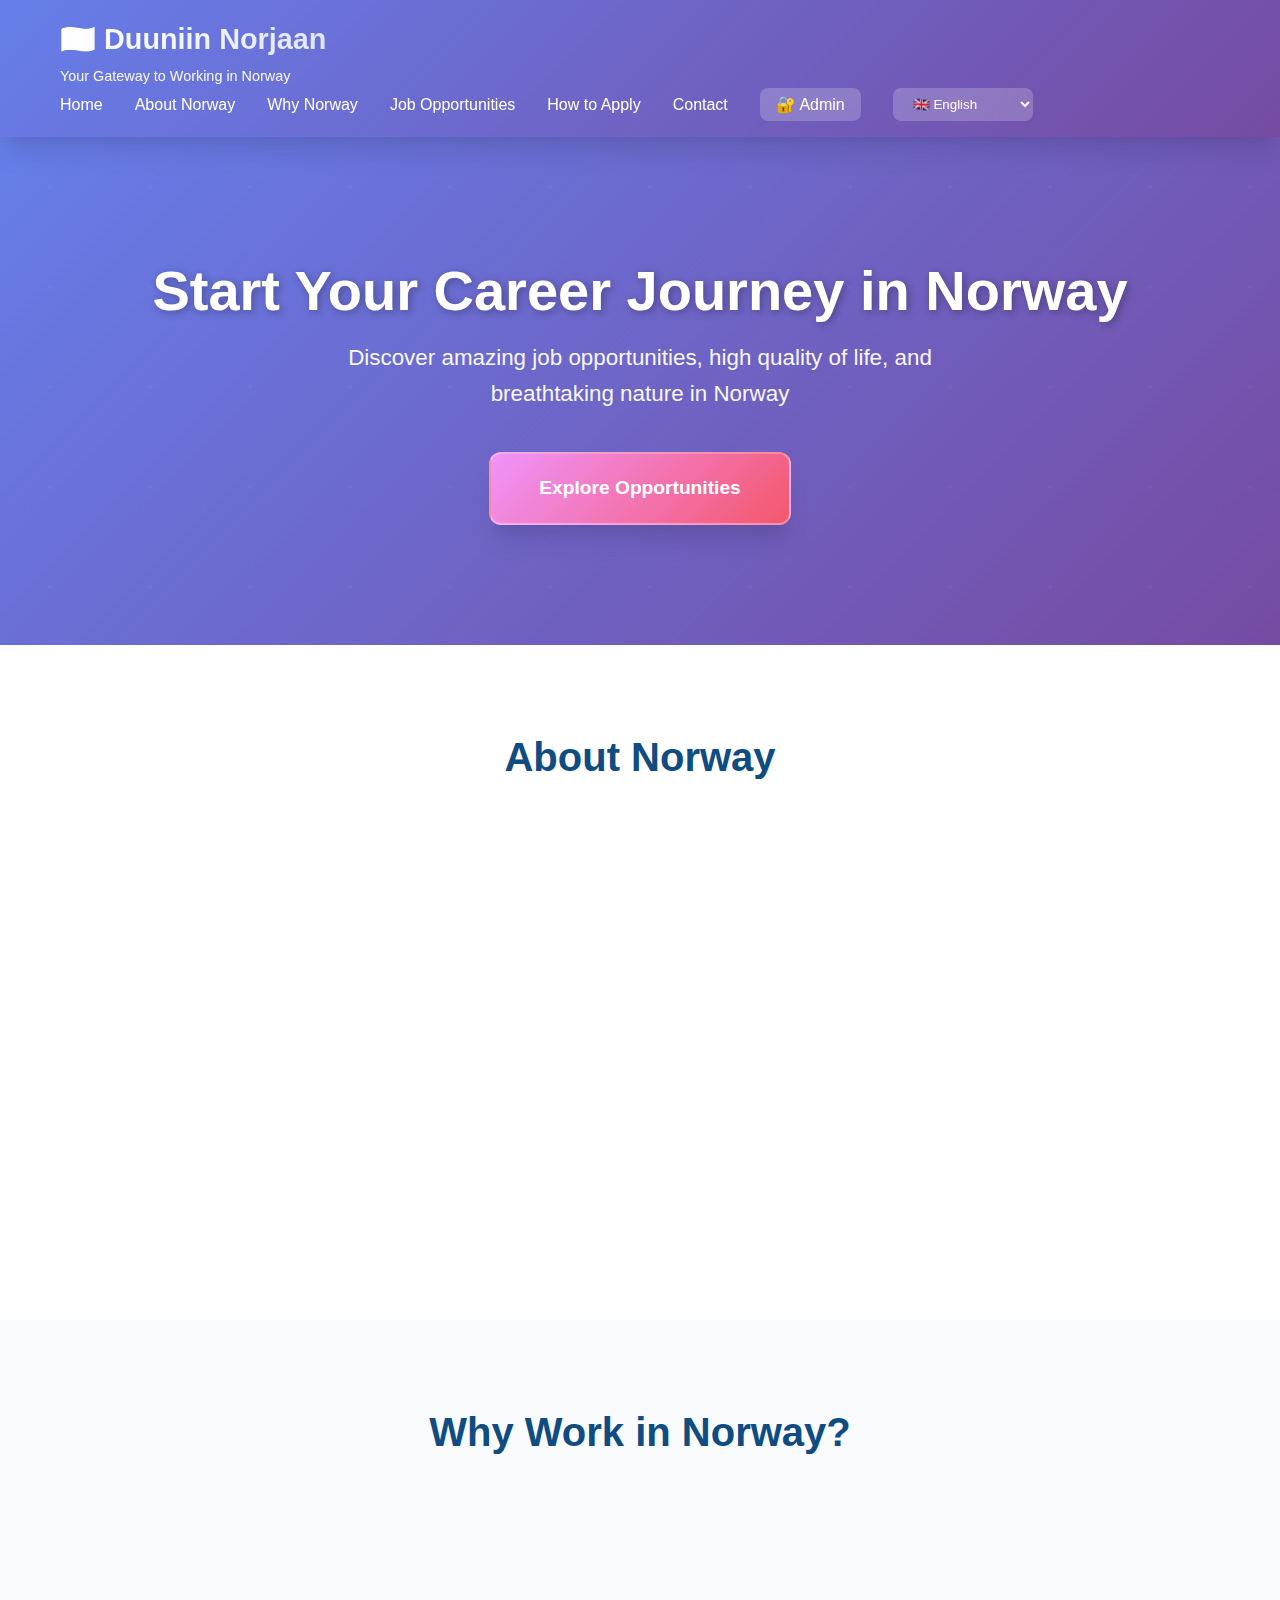
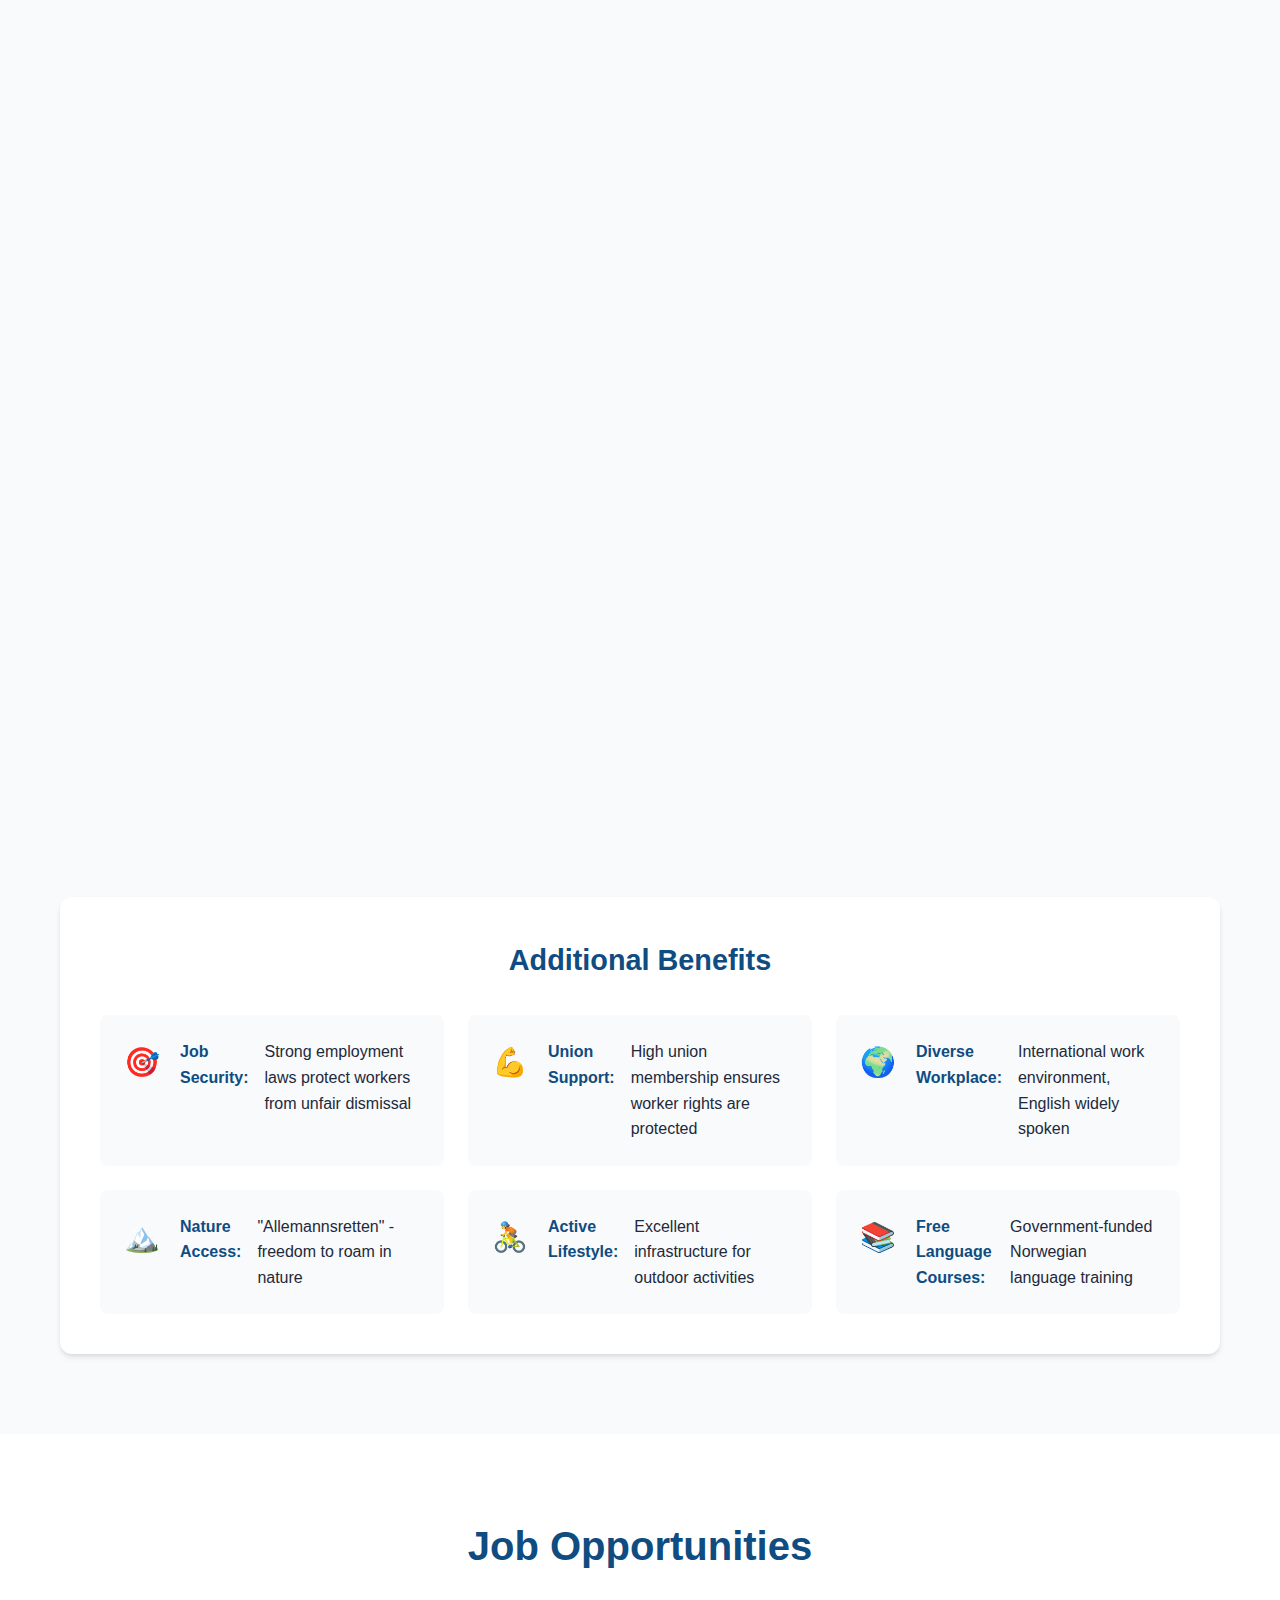
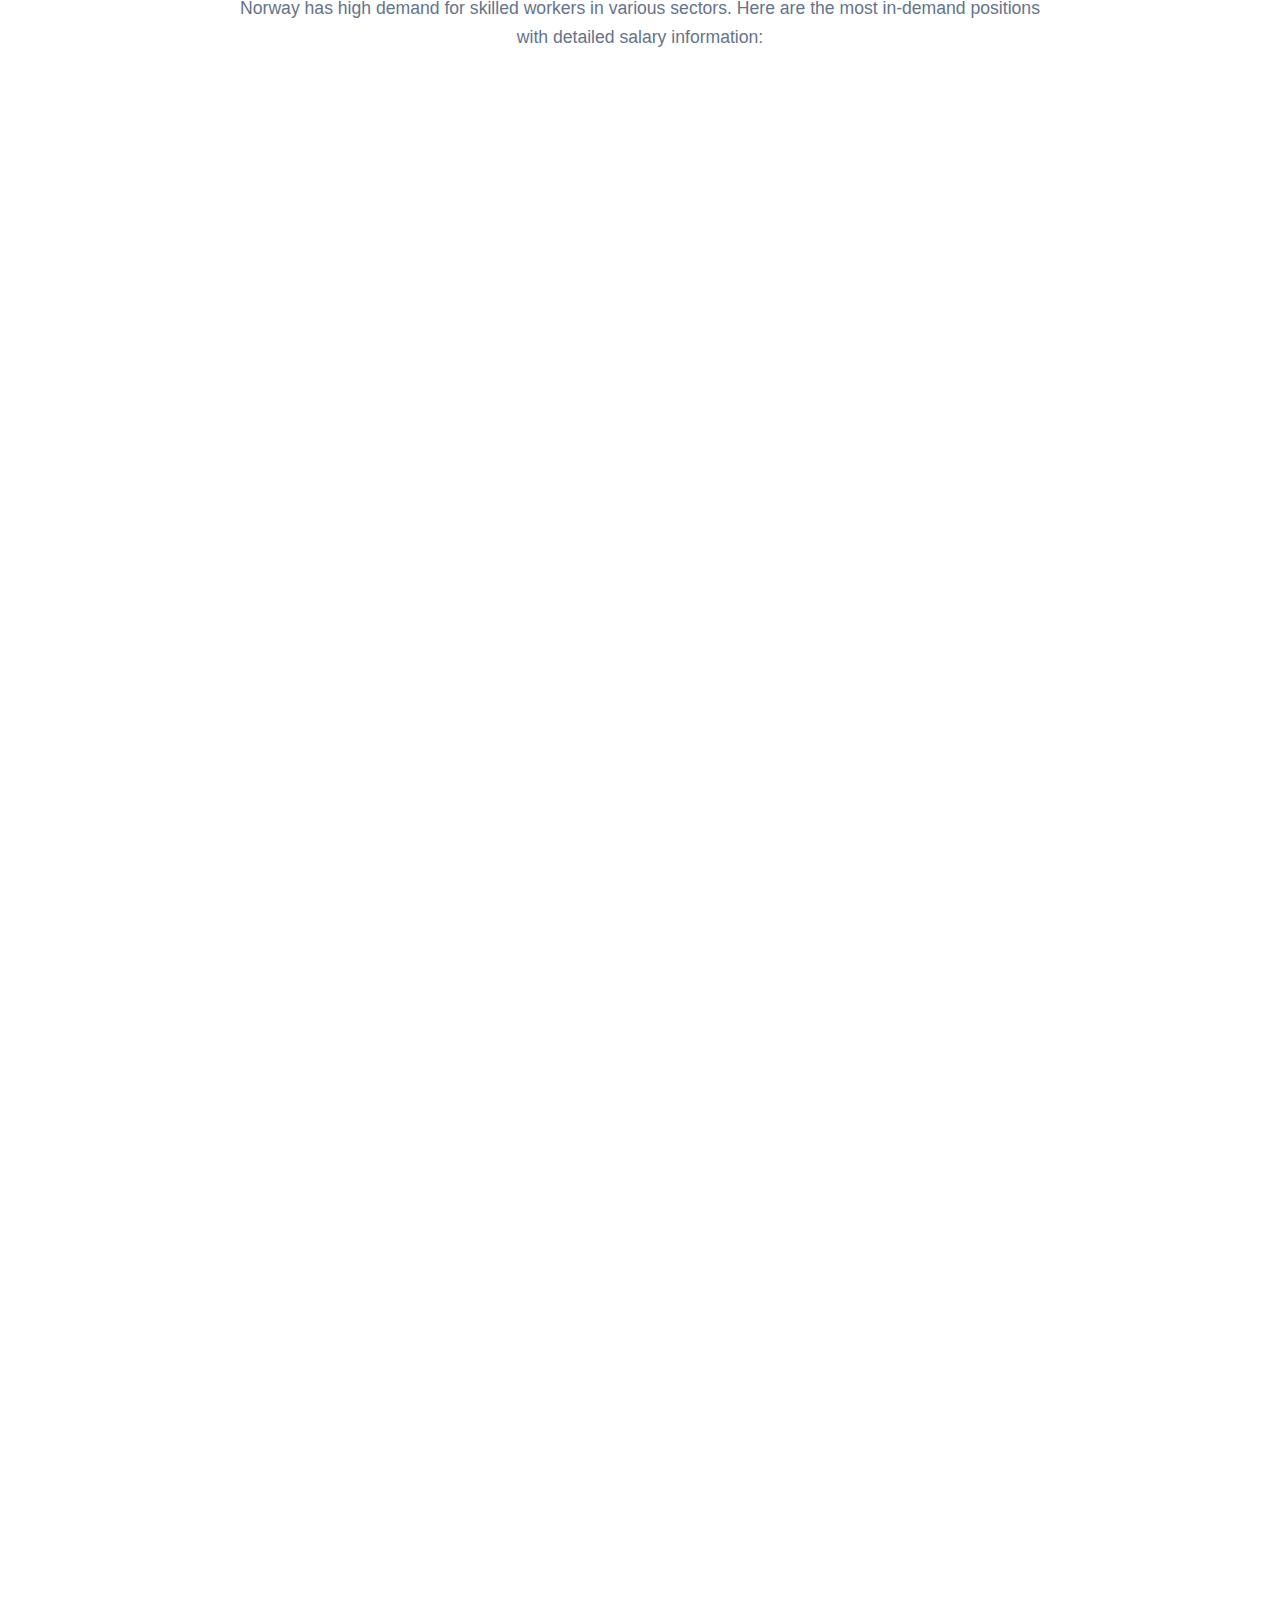
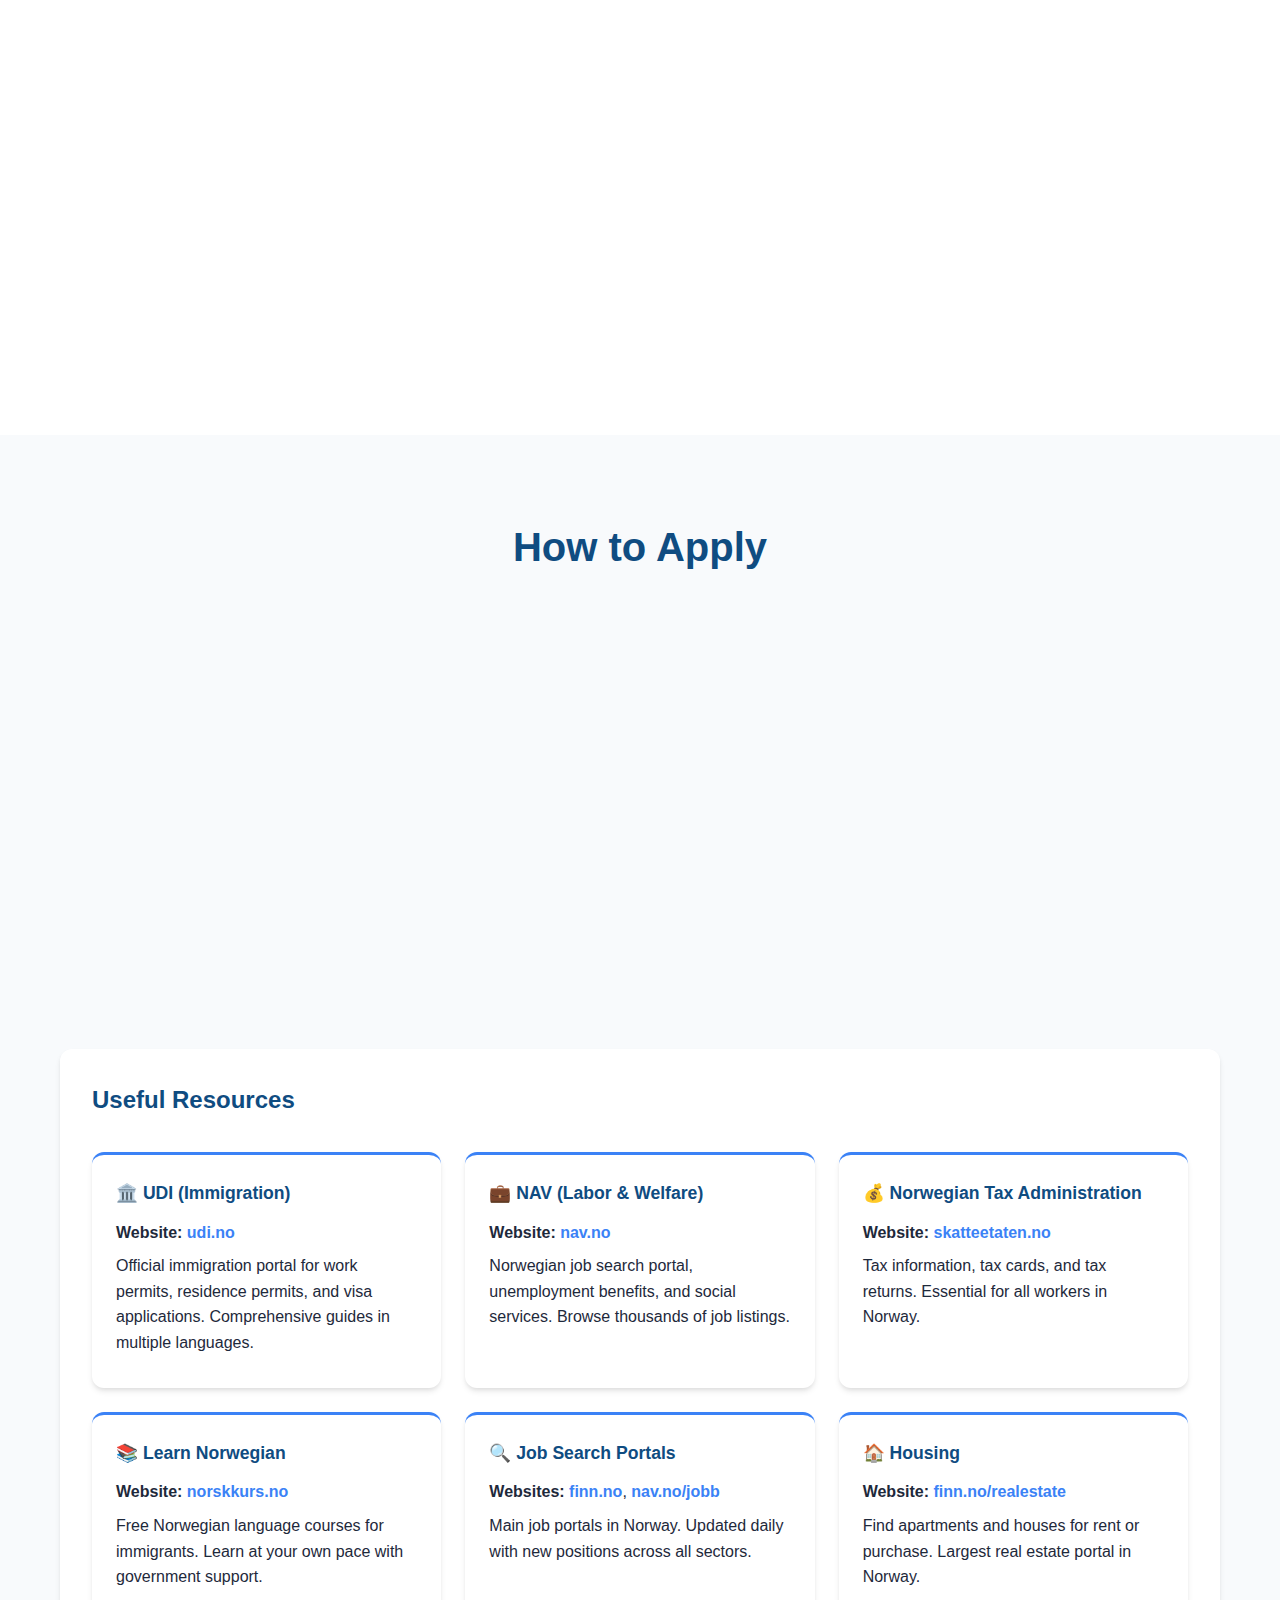
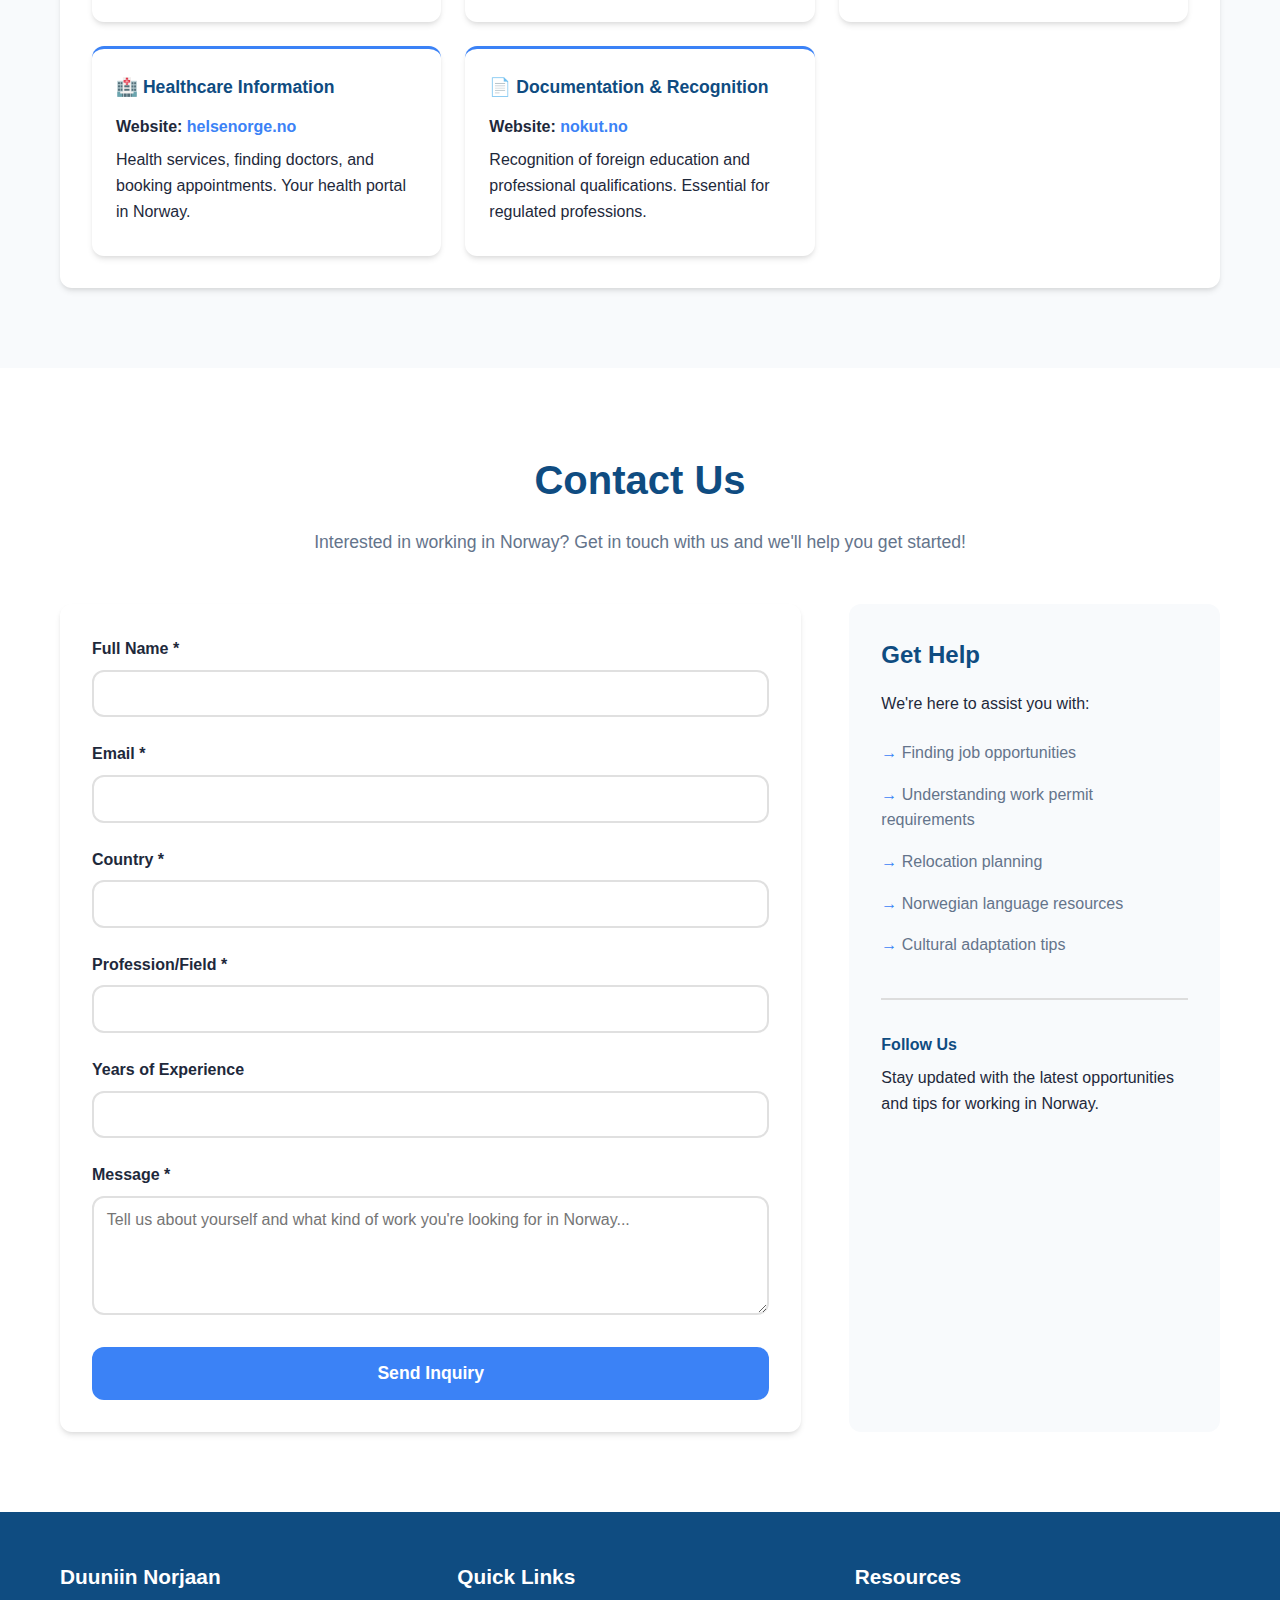
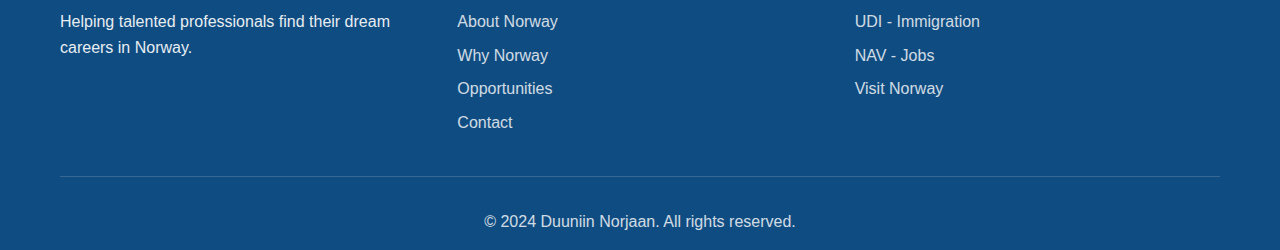
<file: index.html>
<!DOCTYPE html>
<html lang="en">
<head>
    <meta charset="UTF-8">
    <meta name="viewport" content="width=device-width, initial-scale=1.0">
    <title>Work in Norway - Duuniin Norjaan</title>
    <link rel="stylesheet" href="styles.css">
    <script src="translations.js"></script>
    <script src="analytics.js"></script>
</head>
<body>
    <header>
        <nav>
            <div class="logo">
                <h1>🇳🇴 Duuniin Norjaan</h1>
                <p class="tagline">Your Gateway to Working in Norway</p>
            </div>
            <ul class="nav-links">
                <li><a href="#home">Home</a></li>
                <li><a href="#about">About Norway</a></li>
                <li><a href="#why-norway">Why Norway</a></li>
                <li><a href="#opportunities">Job Opportunities</a></li>
                <li><a href="#how-to-apply">How to Apply</a></li>
                <li><a href="#contact">Contact</a></li>
                <li><a href="admin.html" class="admin-link">🔐 Admin</a></li>
                <li class="language-selector">
                    <select id="languageSelect" onchange="setLanguage(this.value)">
                        <option value="en">🇬🇧 English</option>
                        <option value="no">🇳🇴 Norsk</option>
                        <option value="sv">🇸🇪 Svenska</option>
                        <option value="da">🇩🇰 Dansk</option>
                        <option value="fi">🇫🇮 Suomi</option>
                        <option value="et">🇪🇪 Eesti</option>
                        <option value="lv">🇱🇻 Latviešu</option>
                        <option value="lt">🇱🇹 Lietuvių</option>
                        <option value="pl">🇵🇱 Polski</option>
                        <option value="it">🇮🇹 Italiano</option>
                        <option value="ru">🇷🇺 Русский</option>
                        <option value="uk">🇺🇦 Українська</option>
                        <option value="es">🇪🇸 Español</option>
                        <option value="fr">🇫🇷 Français</option>
                    </select>
                </li>
            </ul>
        </nav>
    </header>

    <main>
        <!-- Hero Section -->
        <section id="home" class="hero">
            <div class="hero-content">
                <h2>Start Your Career Journey in Norway</h2>
                <p>Discover amazing job opportunities, high quality of life, and breathtaking nature in Norway</p>
                <a href="#opportunities" class="cta-button">Explore Opportunities</a>
            </div>
        </section>

        <!-- About Norway Section -->
        <section id="about" class="section">
            <div class="container">
                <h2>About Norway</h2>
                <div class="info-grid">
                    <div class="info-card">
                        <h3>🌍 Location & Nature</h3>
                        <p>Norway is located in Northern Europe, known for its stunning fjords, mountains, and the Northern Lights. The country offers unparalleled natural beauty and outdoor activities year-round.</p>
                    </div>
                    <div class="info-card">
                        <h3>👥 Population & Culture</h3>
                        <p>With a population of about 5.5 million, Norway is known for its high standard of living, egalitarian society, and work-life balance. Norwegians value nature, sustainability, and community.</p>
                    </div>
                    <div class="info-card">
                        <h3>🗣️ Language</h3>
                        <p>Norwegian is the official language, but most Norwegians speak excellent English. Many employers offer Norwegian language courses to help you integrate.</p>
                    </div>
                    <div class="info-card">
                        <h3>💰 Economy</h3>
                        <p>Norway has one of the world's highest GDPs per capita, with a strong economy based on oil, gas, fishing, and technology sectors.</p>
                    </div>
                </div>
            </div>
        </section>

        <!-- Why Norway Section -->
        <section id="why-norway" class="section alternate-bg">
            <div class="container">
                <h2>Why Work in Norway?</h2>
                <div class="benefits-list">
                    <div class="benefit-item">
                        <div class="benefit-icon">💼</div>
                        <h3>High Salaries</h3>
                        <p>Norway offers some of the highest salaries in Europe, with competitive wages across all sectors. Average annual salaries range from 450,000-800,000 NOK depending on the field.</p>
                        <p class="benefit-extra">Even entry-level positions offer excellent compensation. Overtime work is well-compensated and regulated by law.</p>
                    </div>
                    <div class="benefit-item">
                        <div class="benefit-icon">⚖️</div>
                        <h3>Work-Life Balance</h3>
                        <p>37.5-hour work weeks, 5 weeks paid vacation (25 days), and strong worker protections ensure a healthy work-life balance.</p>
                        <p class="benefit-extra">Flexible working arrangements are common. Many companies offer remote work options and value personal time.</p>
                    </div>
                    <div class="benefit-item">
                        <div class="benefit-icon">🏥</div>
                        <h3>Healthcare & Education</h3>
                        <p>Universal healthcare with minimal costs and free education, including higher education, for residents.</p>
                        <p class="benefit-extra">World-class hospitals and educational institutions. Children receive free education from kindergarten through university.</p>
                    </div>
                    <div class="benefit-item">
                        <div class="benefit-icon">👨‍👩‍👧‍👦</div>
                        <h3>Family Benefits</h3>
                        <p>Generous parental leave (49 weeks at full pay or 59 weeks at 80% pay) and subsidized childcare support.</p>
                        <p class="benefit-extra">Norway is one of the best countries for families. Paternity leave is encouraged, and both parents have equal rights.</p>
                    </div>
                    <div class="benefit-item">
                        <div class="benefit-icon">🌱</div>
                        <h3>Quality of Life</h3>
                        <p>Clean environment, low crime rates, and consistently ranked among the happiest countries in the world.</p>
                        <p class="benefit-extra">Stunning natural beauty, outdoor recreation opportunities year-round, and modern infrastructure in all cities.</p>
                    </div>
                    <div class="benefit-item">
                        <div class="benefit-icon">🔒</div>
                        <h3>Social Security</h3>
                        <p>Comprehensive social security system including unemployment benefits, disability insurance, and pensions.</p>
                        <p class="benefit-extra">Strong safety net ensures financial security. Pension system guarantees comfortable retirement.</p>
                    </div>
                </div>
                
                <div class="norway-facts">
                    <h3>Additional Benefits</h3>
                    <div class="facts-grid">
                        <div class="fact-item">
                            <span class="fact-icon">🎯</span>
                            <strong>Job Security:</strong> Strong employment laws protect workers from unfair dismissal
                        </div>
                        <div class="fact-item">
                            <span class="fact-icon">💪</span>
                            <strong>Union Support:</strong> High union membership ensures worker rights are protected
                        </div>
                        <div class="fact-item">
                            <span class="fact-icon">🌍</span>
                            <strong>Diverse Workplace:</strong> International work environment, English widely spoken
                        </div>
                        <div class="fact-item">
                            <span class="fact-icon">🏔️</span>
                            <strong>Nature Access:</strong> "Allemannsretten" - freedom to roam in nature
                        </div>
                        <div class="fact-item">
                            <span class="fact-icon">🚴</span>
                            <strong>Active Lifestyle:</strong> Excellent infrastructure for outdoor activities
                        </div>
                        <div class="fact-item">
                            <span class="fact-icon">📚</span>
                            <strong>Free Language Courses:</strong> Government-funded Norwegian language training
                        </div>
                    </div>
                </div>
            </div>
        </section>

        <!-- Job Opportunities Section -->
        <section id="opportunities" class="section">
            <div class="container">
                <h2>Job Opportunities</h2>
                <p class="section-intro">Norway has high demand for skilled workers in various sectors. Here are the most in-demand positions with detailed salary information:</p>
                
                <div class="job-sectors">
                    <div class="sector-card">
                        <h3>🏗️ Construction & Engineering</h3>
                        <p class="sector-description">Norway's booming construction industry offers excellent opportunities for skilled tradespeople and engineers.</p>
                        <ul>
                            <li><strong>Civil Engineers</strong> - 550,000-750,000 NOK/year
                                <span class="job-detail">Plan and supervise construction projects</span>
                            </li>
                            <li><strong>Electricians</strong> - 500,000-650,000 NOK/year
                                <span class="job-detail">Install and maintain electrical systems</span>
                            </li>
                            <li><strong>Carpenters</strong> - 480,000-620,000 NOK/year
                                <span class="job-detail">Skilled woodwork and construction</span>
                            </li>
                            <li><strong>Plumbers</strong> - 490,000-640,000 NOK/year
                                <span class="job-detail">Install and repair water systems</span>
                            </li>
                            <li><strong>Welders</strong> - 470,000-600,000 NOK/year
                                <span class="job-detail">Offshore and construction welding</span>
                            </li>
                        </ul>
                        <div class="sector-requirements">
                            <strong>Requirements:</strong> Relevant certifications, 2-5 years experience, basic Norwegian or English
                        </div>
                    </div>
                    <div class="sector-card">
                        <h3>💻 IT & Technology</h3>
                        <p class="sector-description">Norway's tech sector is rapidly growing, with startups and established companies seeking talented developers.</p>
                        <ul>
                            <li><strong>Software Developers</strong> - 650,000-950,000 NOK/year
                                <span class="job-detail">Full-stack, backend, frontend development</span>
                            </li>
                            <li><strong>Data Scientists</strong> - 700,000-1,000,000 NOK/year
                                <span class="job-detail">AI, machine learning, data analysis</span>
                            </li>
                            <li><strong>IT Security Specialists</strong> - 680,000-920,000 NOK/year
                                <span class="job-detail">Cybersecurity, threat analysis</span>
                            </li>
                            <li><strong>System Administrators</strong> - 600,000-800,000 NOK/year
                                <span class="job-detail">Network management, server administration</span>
                            </li>
                            <li><strong>DevOps Engineers</strong> - 650,000-900,000 NOK/year
                                <span class="job-detail">CI/CD, cloud infrastructure, automation</span>
                            </li>
                        </ul>
                        <div class="sector-requirements">
                            <strong>Requirements:</strong> Bachelor's degree, relevant experience, portfolio of projects, English fluency
                        </div>
                    </div>
                    <div class="sector-card">
                        <h3>🏥 Healthcare</h3>
                        <p class="sector-description">Norway's healthcare system needs qualified professionals across all specializations.</p>
                        <ul>
                            <li><strong>Nurses</strong> - 480,000-620,000 NOK/year
                                <span class="job-detail">Patient care in hospitals and clinics</span>
                            </li>
                            <li><strong>Doctors</strong> - 800,000-1,200,000 NOK/year
                                <span class="job-detail">General practitioners and specialists</span>
                            </li>
                            <li><strong>Physiotherapists</strong> - 520,000-680,000 NOK/year
                                <span class="job-detail">Rehabilitation and physical therapy</span>
                            </li>
                            <li><strong>Healthcare Assistants</strong> - 420,000-520,000 NOK/year
                                <span class="job-detail">Support medical staff, patient care</span>
                            </li>
                            <li><strong>Medical Specialists</strong> - 900,000-1,400,000 NOK/year
                                <span class="job-detail">Cardiology, surgery, psychiatry, etc.</span>
                            </li>
                        </ul>
                        <div class="sector-requirements">
                            <strong>Requirements:</strong> Medical degree/certification, license recognition, Norwegian language (B2 level minimum)
                        </div>
                    </div>
                    <div class="sector-card">
                        <h3>🎓 Education</h3>
                        <p class="sector-description">Teachers are in high demand across all education levels in Norway.</p>
                        <ul>
                            <li><strong>Teachers (all levels)</strong> - 480,000-650,000 NOK/year
                                <span class="job-detail">Primary, secondary, high school teaching</span>
                            </li>
                            <li><strong>Kindergarten Staff</strong> - 420,000-520,000 NOK/year
                                <span class="job-detail">Early childhood education and care</span>
                            </li>
                            <li><strong>Special Education Teachers</strong> - 520,000-680,000 NOK/year
                                <span class="job-detail">Support students with special needs</span>
                            </li>
                            <li><strong>University Lecturers</strong> - 600,000-850,000 NOK/year
                                <span class="job-detail">Higher education teaching and research</span>
                            </li>
                            <li><strong>School Counselors</strong> - 550,000-720,000 NOK/year
                                <span class="job-detail">Student guidance and support</span>
                            </li>
                        </ul>
                        <div class="sector-requirements">
                            <strong>Requirements:</strong> Teaching degree, pedagogical training, Norwegian language skills (often required)
                        </div>
                    </div>
                    <div class="sector-card">
                        <h3>🍽️ Hospitality & Tourism</h3>
                        <p class="sector-description">Norway's tourism industry offers diverse opportunities, especially in peak seasons.</p>
                        <ul>
                            <li><strong>Chefs & Cooks</strong> - 450,000-600,000 NOK/year
                                <span class="job-detail">Fine dining and casual restaurants</span>
                            </li>
                            <li><strong>Hotel Managers</strong> - 550,000-750,000 NOK/year
                                <span class="job-detail">Hotel operations and guest services</span>
                            </li>
                            <li><strong>Tour Guides</strong> - 420,000-550,000 NOK/year
                                <span class="job-detail">Nature tours, Northern Lights, fjord tours</span>
                            </li>
                            <li><strong>Restaurant Managers</strong> - 500,000-680,000 NOK/year
                                <span class="job-detail">Restaurant operations and staff management</span>
                            </li>
                            <li><strong>Sommelier</strong> - 480,000-650,000 NOK/year
                                <span class="job-detail">Wine expertise for fine dining</span>
                            </li>
                        </ul>
                        <div class="sector-requirements">
                            <strong>Requirements:</strong> Relevant experience, customer service skills, English essential, Norwegian advantageous
                        </div>
                    </div>
                    <div class="sector-card">
                        <h3>⚙️ Oil & Gas</h3>
                        <p class="sector-description">Norway's offshore industry offers some of the highest-paying jobs in the country.</p>
                        <ul>
                            <li><strong>Petroleum Engineers</strong> - 750,000-1,100,000 NOK/year
                                <span class="job-detail">Drilling operations and reservoir engineering</span>
                            </li>
                            <li><strong>Offshore Workers</strong> - 600,000-850,000 NOK/year
                                <span class="job-detail">Platform operations, 2 weeks on/4 weeks off</span>
                            </li>
                            <li><strong>Process Engineers</strong> - 680,000-920,000 NOK/year
                                <span class="job-detail">Refining and processing operations</span>
                            </li>
                            <li><strong>Safety Specialists</strong> - 650,000-880,000 NOK/year
                                <span class="job-detail">HSE management on offshore platforms</span>
                            </li>
                            <li><strong>Drilling Engineers</strong> - 720,000-980,000 NOK/year
                                <span class="job-detail">Wellbore planning and execution</span>
                            </li>
                        </ul>
                        <div class="sector-requirements">
                            <strong>Requirements:</strong> Engineering degree, offshore safety training, relevant certifications, English fluency
                        </div>
                    </div>
                </div>
            </div>
        </section>

        <!-- How to Apply Section -->
        <section id="how-to-apply" class="section alternate-bg">
            <div class="container">
                <h2>How to Apply</h2>
                <div class="steps">
                    <div class="step">
                        <div class="step-number">1</div>
                        <h3>Check Requirements</h3>
                        <p>Verify if you need a work permit. EU/EEA citizens can work freely in Norway. Others need a job offer before applying for a work permit.</p>
                    </div>
                    <div class="step">
                        <div class="step-number">2</div>
                        <h3>Find a Job</h3>
                        <p>Search for jobs on Norwegian job portals like NAV.no, Finn.no, or through recruitment agencies. You can also contact us for assistance.</p>
                    </div>
                    <div class="step">
                        <div class="step-number">3</div>
                        <h3>Apply for Work Permit</h3>
                        <p>Once you have a job offer, apply for a residence permit through UDI (Norwegian Directorate of Immigration).</p>
                    </div>
                    <div class="step">
                        <div class="step-number">4</div>
                        <h3>Prepare for Relocation</h3>
                        <p>Arrange housing, register with the authorities, and prepare for your new life in Norway. We can help you with this process.</p>
                    </div>
                </div>

                <div class="resources">
                    <h3>Useful Resources</h3>
                    <div class="resources-grid">
                        <div class="resource-item">
                            <h4>🏛️ UDI (Immigration)</h4>
                            <p><strong>Website:</strong> <a href="https://www.udi.no" target="_blank">udi.no</a></p>
                            <p>Official immigration portal for work permits, residence permits, and visa applications. Comprehensive guides in multiple languages.</p>
                        </div>
                        <div class="resource-item">
                            <h4>💼 NAV (Labor & Welfare)</h4>
                            <p><strong>Website:</strong> <a href="https://www.nav.no" target="_blank">nav.no</a></p>
                            <p>Norwegian job search portal, unemployment benefits, and social services. Browse thousands of job listings.</p>
                        </div>
                        <div class="resource-item">
                            <h4>💰 Norwegian Tax Administration</h4>
                            <p><strong>Website:</strong> <a href="https://www.skatteetaten.no" target="_blank">skatteetaten.no</a></p>
                            <p>Tax information, tax cards, and tax returns. Essential for all workers in Norway.</p>
                        </div>
                        <div class="resource-item">
                            <h4>📚 Learn Norwegian</h4>
                            <p><strong>Website:</strong> <a href="https://www.norskkurs.no" target="_blank">norskkurs.no</a></p>
                            <p>Free Norwegian language courses for immigrants. Learn at your own pace with government support.</p>
                        </div>
                        <div class="resource-item">
                            <h4>🔍 Job Search Portals</h4>
                            <p><strong>Websites:</strong> <a href="https://www.finn.no/job" target="_blank">finn.no</a>, <a href="https://www.nav.no/jobb" target="_blank">nav.no/jobb</a></p>
                            <p>Main job portals in Norway. Updated daily with new positions across all sectors.</p>
                        </div>
                        <div class="resource-item">
                            <h4>🏠 Housing</h4>
                            <p><strong>Website:</strong> <a href="https://www.finn.no/realestate" target="_blank">finn.no/realestate</a></p>
                            <p>Find apartments and houses for rent or purchase. Largest real estate portal in Norway.</p>
                        </div>
                        <div class="resource-item">
                            <h4>🏥 Healthcare Information</h4>
                            <p><strong>Website:</strong> <a href="https://www.helsenorge.no" target="_blank">helsenorge.no</a></p>
                            <p>Health services, finding doctors, and booking appointments. Your health portal in Norway.</p>
                        </div>
                        <div class="resource-item">
                            <h4>📄 Documentation & Recognition</h4>
                            <p><strong>Website:</strong> <a href="https://www.nokut.no" target="_blank">nokut.no</a></p>
                            <p>Recognition of foreign education and professional qualifications. Essential for regulated professions.</p>
                        </div>
                    </div>
                </div>
            </div>
        </section>

        <!-- Contact Section -->
        <section id="contact" class="section">
            <div class="container">
                <h2>Contact Us</h2>
                <p class="section-intro">Interested in working in Norway? Get in touch with us and we'll help you get started!</p>
                
                <div class="contact-content">
                    <form class="contact-form" id="contactForm">
                        <div class="form-group">
                            <label for="name">Full Name *</label>
                            <input type="text" id="name" name="name" required>
                        </div>
                        
                        <div class="form-group">
                            <label for="email">Email *</label>
                            <input type="email" id="email" name="email" required>
                        </div>
                        
                        <div class="form-group">
                            <label for="country">Country *</label>
                            <input type="text" id="country" name="country" required>
                        </div>
                        
                        <div class="form-group">
                            <label for="profession">Profession/Field *</label>
                            <input type="text" id="profession" name="profession" required>
                        </div>
                        
                        <div class="form-group">
                            <label for="experience">Years of Experience</label>
                            <input type="number" id="experience" name="experience" min="0">
                        </div>
                        
                        <div class="form-group">
                            <label for="message">Message *</label>
                            <textarea id="message" name="message" rows="5" required placeholder="Tell us about yourself and what kind of work you're looking for in Norway..."></textarea>
                        </div>
                        
                        <button type="submit" class="submit-button">Send Inquiry</button>
                    </form>
                    
                    <div class="contact-info">
                        <h3>Get Help</h3>
                        <p>We're here to assist you with:</p>
                        <ul>
                            <li>Finding job opportunities</li>
                            <li>Understanding work permit requirements</li>
                            <li>Relocation planning</li>
                            <li>Norwegian language resources</li>
                            <li>Cultural adaptation tips</li>
                        </ul>
                        
                        <div class="social-links">
                            <h4>Follow Us</h4>
                            <p>Stay updated with the latest opportunities and tips for working in Norway.</p>
                        </div>
                    </div>
                </div>
            </div>
        </section>
    </main>

    <footer>
        <div class="container">
            <div class="footer-content">
                <div class="footer-section">
                    <h3>Duuniin Norjaan</h3>
                    <p>Helping talented professionals find their dream careers in Norway.</p>
                </div>
                <div class="footer-section">
                    <h3>Quick Links</h3>
                    <ul>
                        <li><a href="#about">About Norway</a></li>
                        <li><a href="#why-norway">Why Norway</a></li>
                        <li><a href="#opportunities">Opportunities</a></li>
                        <li><a href="#contact">Contact</a></li>
                    </ul>
                </div>
                <div class="footer-section">
                    <h3>Resources</h3>
                    <ul>
                        <li><a href="https://www.udi.no" target="_blank">UDI - Immigration</a></li>
                        <li><a href="https://www.nav.no" target="_blank">NAV - Jobs</a></li>
                        <li><a href="https://www.visitnorway.com" target="_blank">Visit Norway</a></li>
                    </ul>
                </div>
            </div>
            <div class="footer-bottom">
                <p>&copy; 2024 Duuniin Norjaan. All rights reserved.</p>
            </div>
        </div>
    </footer>

    <script src="script.js"></script>
</body>
</html>
</file>
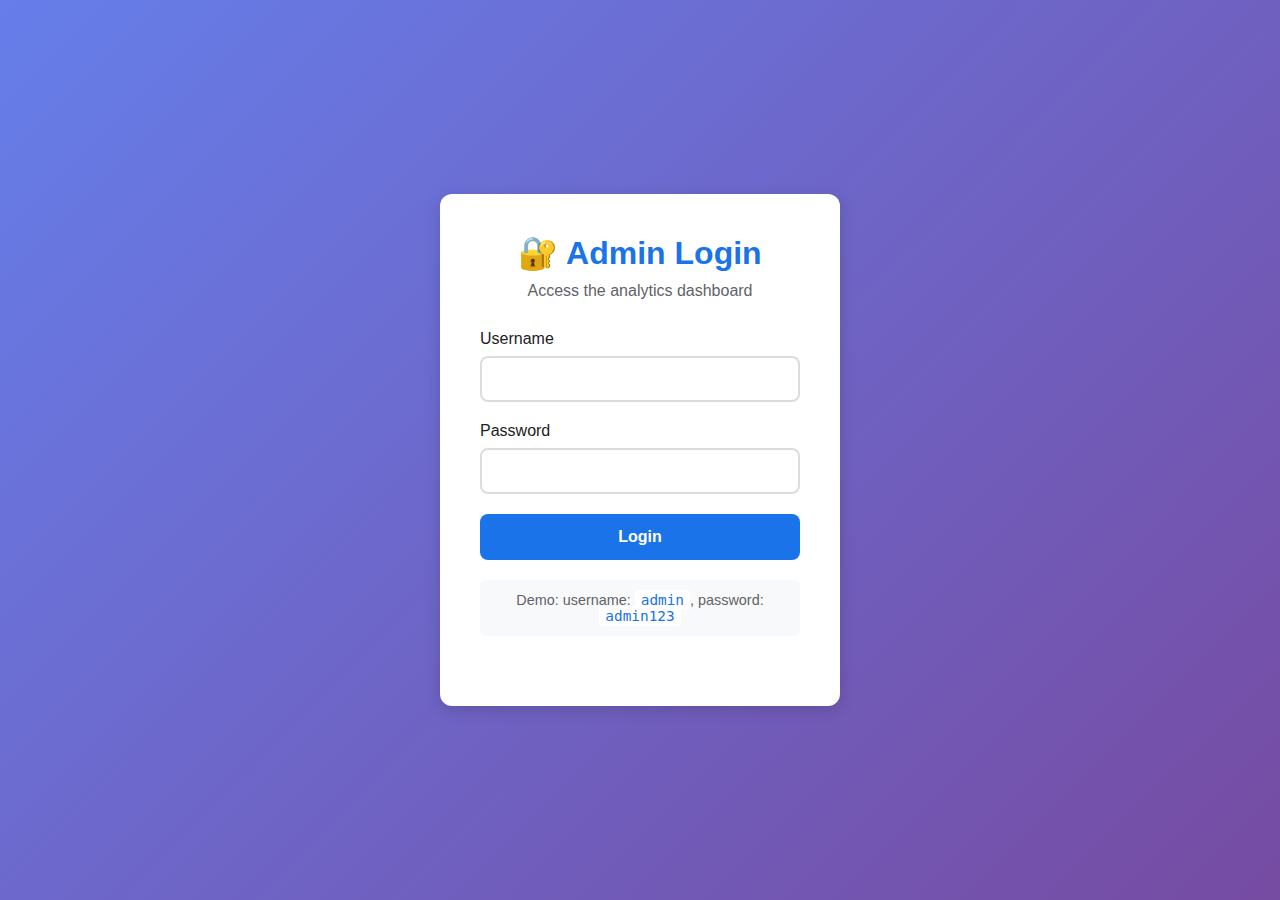
<file: admin.html>
<!DOCTYPE html>
<html lang="en">
<head>
    <meta charset="UTF-8">
    <meta name="viewport" content="width=device-width, initial-scale=1.0">
    <title>Admin Dashboard - Duuniin Norjaan</title>
    <link rel="stylesheet" href="admin-styles.css">
</head>
<body>
    <div class="admin-container">
        <!-- Login Screen -->
        <div id="loginScreen" class="login-screen">
            <div class="login-box">
                <h1>🔐 Admin Login</h1>
                <p>Access the analytics dashboard</p>
                <form id="loginForm">
                    <div class="form-group">
                        <label for="username">Username</label>
                        <input type="text" id="username" required autocomplete="username">
                    </div>
                    <div class="form-group">
                        <label for="password">Password</label>
                        <input type="password" id="password" required autocomplete="current-password">
                    </div>
                    <button type="submit" class="login-btn">Login</button>
                    <p class="demo-hint">Demo: username: <code>admin</code>, password: <code>admin123</code></p>
                </form>
            </div>
        </div>

        <!-- Dashboard -->
        <div id="dashboard" class="dashboard" style="display: none;">
            <header class="dashboard-header">
                <h1>📊 Analytics Dashboard</h1>
                <div class="header-actions">
                    <button onclick="refreshDashboard()" class="btn-refresh">🔄 Refresh</button>
                    <button onclick="exportData()" class="btn-export">📥 Export Data</button>
                    <button onclick="logout()" class="btn-logout">Logout</button>
                </div>
            </header>

            <div class="dashboard-content">
                <!-- Summary Stats -->
                <div class="stats-grid">
                    <div class="stat-card">
                        <div class="stat-icon">👥</div>
                        <div class="stat-value" id="totalSessions">0</div>
                        <div class="stat-label">Total Sessions</div>
                    </div>
                    <div class="stat-card">
                        <div class="stat-icon">📄</div>
                        <div class="stat-value" id="totalPageViews">0</div>
                        <div class="stat-label">Page Views</div>
                    </div>
                    <div class="stat-card">
                        <div class="stat-icon">🖱️</div>
                        <div class="stat-value" id="totalClicks">0</div>
                        <div class="stat-label">Total Clicks</div>
                    </div>
                    <div class="stat-card">
                        <div class="stat-icon">📝</div>
                        <div class="stat-value" id="totalForms">0</div>
                        <div class="stat-label">Form Submissions</div>
                    </div>
                    <div class="stat-card">
                        <div class="stat-icon">⏱️</div>
                        <div class="stat-value" id="avgTime">0s</div>
                        <div class="stat-label">Avg. Time on Site</div>
                    </div>
                </div>

                <!-- Charts and Details -->
                <div class="dashboard-grid">
                    <!-- Location Map -->
                    <div class="dashboard-card">
                        <h3>🌍 Visitor Locations</h3>
                        <div id="locationChart" class="chart-container"></div>
                    </div>

                    <!-- Browser Stats -->
                    <div class="dashboard-card">
                        <h3>🌐 Browsers</h3>
                        <div id="browserChart" class="chart-container"></div>
                    </div>

                    <!-- Device Stats -->
                    <div class="dashboard-card">
                        <h3>📱 Devices</h3>
                        <div id="deviceChart" class="chart-container"></div>
                    </div>

                    <!-- Recent Activity -->
                    <div class="dashboard-card full-width">
                        <h3>🔔 Recent Activity</h3>
                        <div id="recentActivity" class="activity-list"></div>
                    </div>
                </div>
            </div>
        </div>
    </div>

    <script src="analytics.js"></script>
    <script src="admin.js"></script>
</body>
</html>
</file>
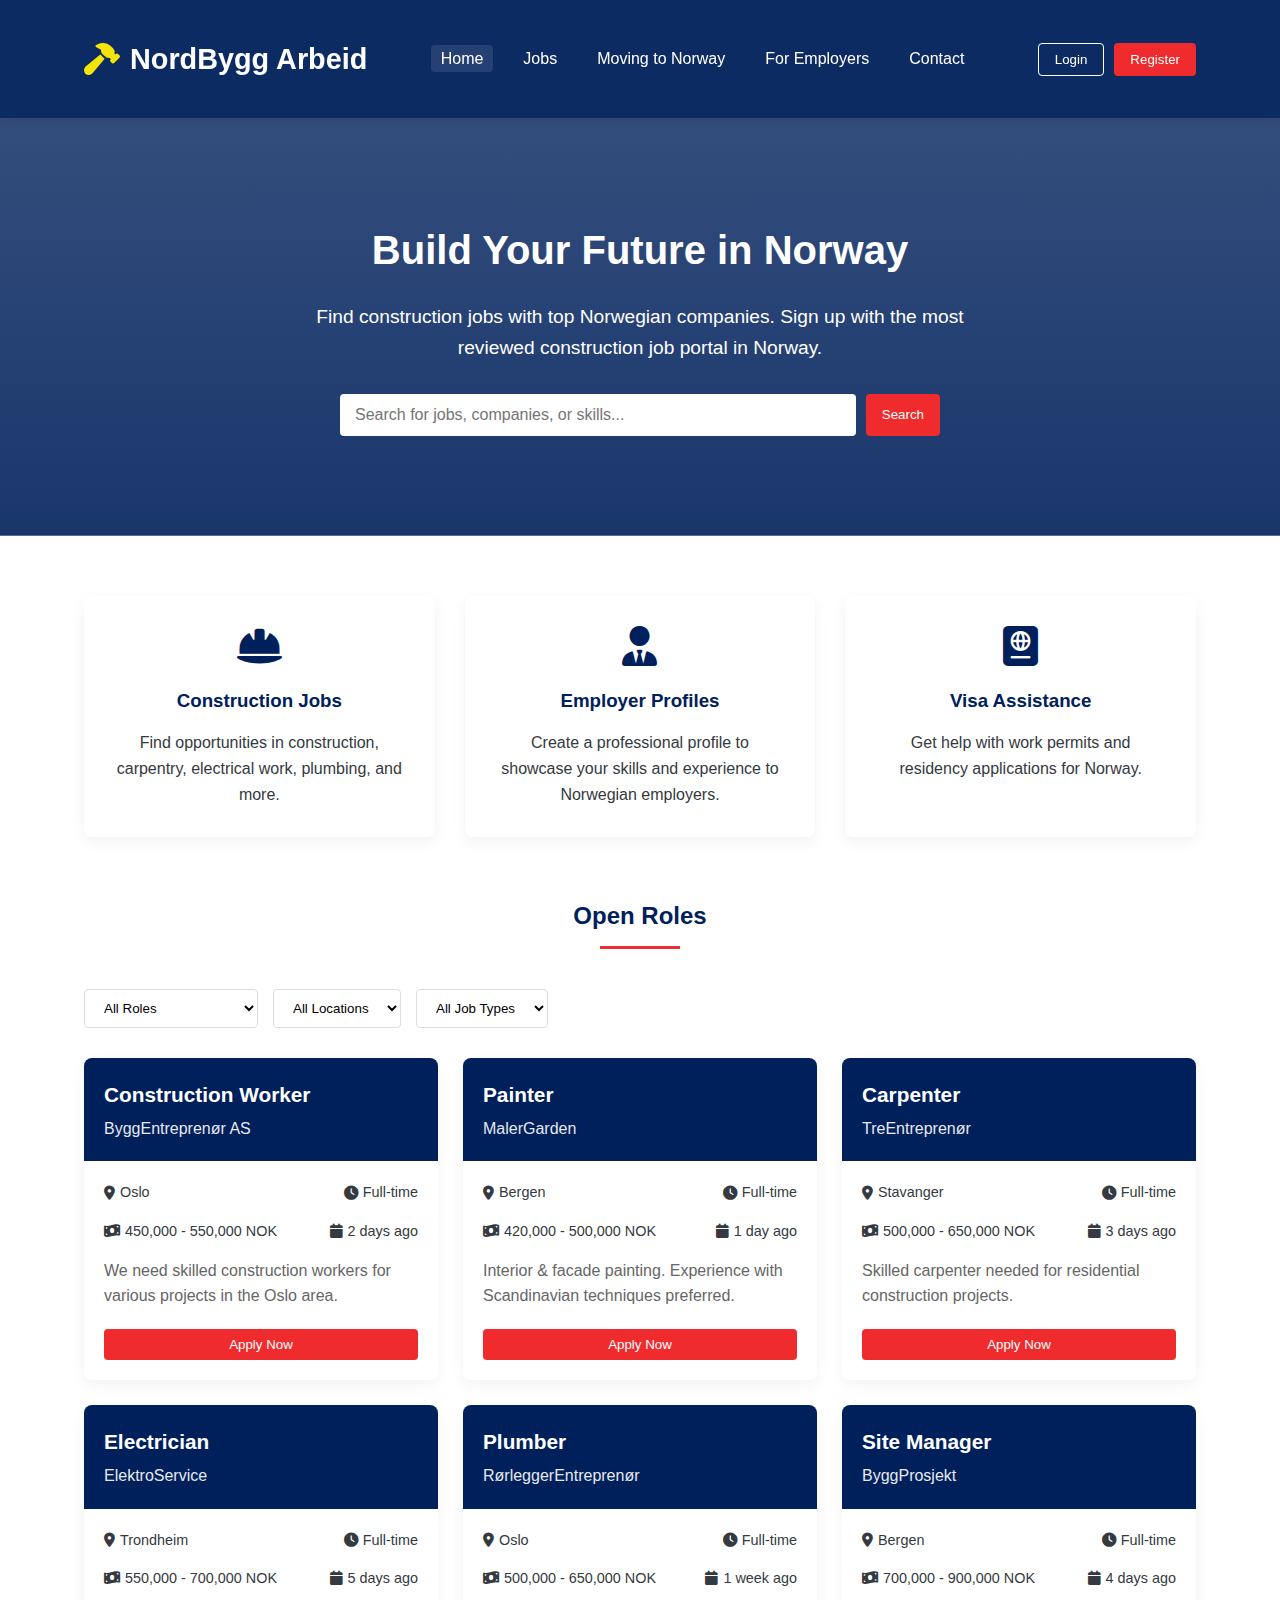
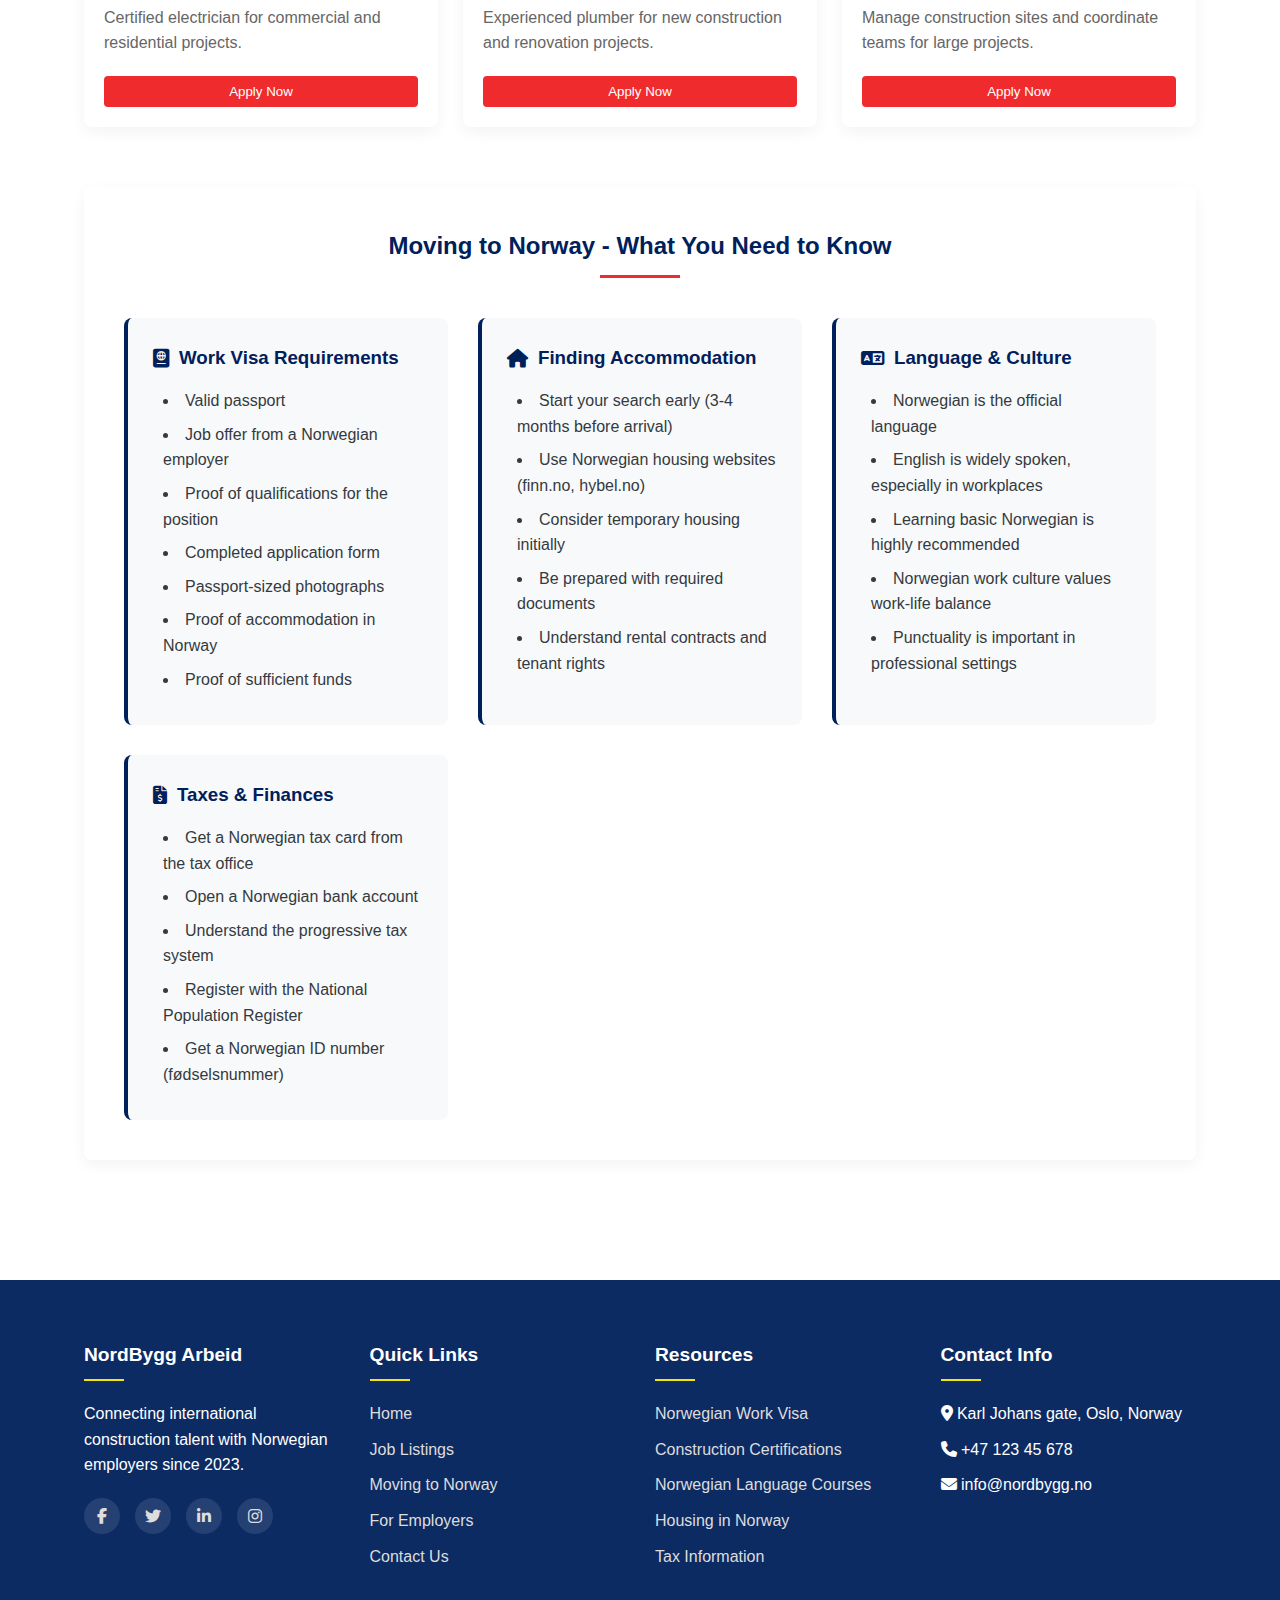
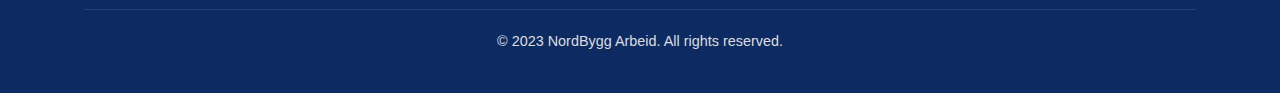
<file: page_sample.html>
<!DOCTYPE html>
<html lang="en">
<head>
    <meta charset="UTF-8">
    <meta name="viewport" content="width=device-width, initial-scale=1.0">
    <title>NordBygg Arbeid - Find Construction Jobs in Norway</title>
    <link rel="stylesheet" href="https://cdnjs.cloudflare.com/ajax/libs/font-awesome/6.4.0/css/all.min.css">
    <style>
        :root {
            --primary: #00205b; /* Norwegian blue */
            --secondary: #ef2b2d; /* Norwegian red */
            --accent: #f4e409; /* Norwegian gold */
            --light: #f8f9fa;
            --dark: #343a40;
            --success: #28a745;
            --warning: #ffc107;
            --danger: #dc3545;
            --info: #17a2b8;
        }
        
        * {
            margin: 0;
            padding: 0;
            box-sizing: border-box;
            font-family: 'Segoe UI', Tahoma, Geneva, Verdana, sans-serif;
        }
        
        body {
            background: linear-gradient(rgba(255,255,255,0.85), rgba(255,255,255,0.85)), 
                        url('https://images.unsplash.com/photo-1519681393784-d120267933ba?ixlib=rb-4.0.3&ixid=M3wxMjA3fDB8MHxwaG90by1wYWdlfHx8fGVufDB8fHx8fA%3D%3D&auto=format&fit=crop&w=2070&q=80');
            background-size: cover;
            background-attachment: fixed;
            color: var(--dark);
            line-height: 1.6;
            transition: background-image 1.5s ease-in-out;
        }
        
        .container {
            width: 90%;
            max-width: 1200px;
            margin: 0 auto;
            padding: 20px;
        }
        
        /* Header Styles */
        header {
            background-color: rgba(0, 32, 91, 0.95);
            color: white;
            padding: 1rem 0;
            box-shadow: 0 2px 10px rgba(0,0,0,0.1);
            position: sticky;
            top: 0;
            z-index: 100;
        }
        
        .header-content {
            display: flex;
            justify-content: space-between;
            align-items: center;
        }
        
        .logo {
            display: flex;
            align-items: center;
            gap: 10px;
        }
        
        .logo i {
            font-size: 2rem;
            color: var(--accent);
        }
        
        .logo h1 {
            font-size: 1.8rem;
        }
        
        nav ul {
            display: flex;
            list-style: none;
            gap: 20px;
        }
        
        nav a {
            color: white;
            text-decoration: none;
            font-weight: 500;
            padding: 5px 10px;
            border-radius: 4px;
            transition: background-color 0.3s;
        }
        
        nav a:hover, nav a.active {
            background-color: rgba(255,255,255,0.1);
        }
        
        .auth-buttons {
            display: flex;
            gap: 10px;
        }
        
        .btn {
            padding: 8px 16px;
            border: none;
            border-radius: 4px;
            cursor: pointer;
            font-weight: 500;
            transition: all 0.3s;
        }
        
        .btn-primary {
            background-color: var(--secondary);
            color: white;
        }
        
        .btn-primary:hover {
            background-color: #d11c2a;
        }
        
        .btn-outline {
            background-color: transparent;
            border: 1px solid white;
            color: white;
        }
        
        .btn-outline:hover {
            background-color: rgba(255,255,255,0.1);
        }
        
        /* Hero Section */
        .hero {
            background: linear-gradient(rgba(0,32,91,0.8), rgba(0,32,91,0.9)), 
                        url('https://images.unsplash.com/photo-1506905925346-21bda4d32df4?ixlib=rb-4.0.3&ixid=M3wxMjA3fDB8MHxwaG90by1wYWdlfHx8fGVufDB8fHx8fA%3D%3D&auto=format&fit=crop&w=2070&q=80');
            background-size: cover;
            background-position: center;
            color: white;
            padding: 80px 0;
            text-align: center;
            margin-bottom: 40px;
        }
        
        .hero h2 {
            font-size: 2.5rem;
            margin-bottom: 20px;
        }
        
        .hero p {
            font-size: 1.2rem;
            max-width: 700px;
            margin: 0 auto 30px;
        }
        
        .search-box {
            max-width: 600px;
            margin: 0 auto;
            display: flex;
            gap: 10px;
        }
        
        .search-box input {
            flex: 1;
            padding: 12px 15px;
            border: none;
            border-radius: 4px;
            font-size: 1rem;
        }
        
        /* Main Content */
        .section-title {
            text-align: center;
            margin-bottom: 40px;
            color: var(--primary);
            position: relative;
        }
        
        .section-title:after {
            content: '';
            display: block;
            width: 80px;
            height: 3px;
            background-color: var(--secondary);
            margin: 10px auto;
        }
        
        .features {
            display: grid;
            grid-template-columns: repeat(auto-fit, minmax(300px, 1fr));
            gap: 30px;
            margin-bottom: 60px;
        }
        
        .feature-card {
            background-color: rgba(255, 255, 255, 0.9);
            border-radius: 8px;
            padding: 30px;
            box-shadow: 0 5px 15px rgba(0,0,0,0.05);
            text-align: center;
            transition: transform 0.3s;
        }
        
        .feature-card:hover {
            transform: translateY(-5px);
        }
        
        .feature-card i {
            font-size: 2.5rem;
            color: var(--primary);
            margin-bottom: 20px;
        }
        
        .feature-card h3 {
            margin-bottom: 15px;
            color: var(--primary);
        }
        
        /* Job Listings */
        .job-listings {
            margin-bottom: 60px;
        }
        
        .job-filters {
            display: flex;
            gap: 15px;
            margin-bottom: 30px;
            flex-wrap: wrap;
        }
        
        .filter-select {
            padding: 10px 15px;
            border: 1px solid #ddd;
            border-radius: 4px;
            background-color: white;
        }
        
        .jobs-grid {
            display: grid;
            grid-template-columns: repeat(auto-fill, minmax(300px, 1fr));
            gap: 25px;
        }
        
        .job-card {
            background-color: rgba(255, 255, 255, 0.9);
            border-radius: 8px;
            overflow: hidden;
            box-shadow: 0 5px 15px rgba(0,0,0,0.05);
            transition: transform 0.3s;
        }
        
        .job-card:hover {
            transform: translateY(-5px);
        }
        
        .job-header {
            background-color: var(--primary);
            color: white;
            padding: 20px;
        }
        
        .job-title {
            font-size: 1.3rem;
            margin-bottom: 5px;
        }
        
        .job-company {
            font-weight: 500;
            opacity: 0.9;
        }
        
        .job-body {
            padding: 20px;
        }
        
        .job-details {
            display: flex;
            justify-content: space-between;
            margin-bottom: 15px;
            font-size: 0.9rem;
        }
        
        .job-details span {
            display: flex;
            align-items: center;
            gap: 5px;
        }
        
        .job-description {
            margin-bottom: 20px;
            color: #666;
        }
        
        /* Dashboard Panels */
        .dashboard {
            display: none;
            margin-bottom: 60px;
        }
        
        .dashboard-header {
            background-color: var(--primary);
            color: white;
            padding: 20px;
            border-radius: 8px 8px 0 0;
            display: flex;
            justify-content: space-between;
            align-items: center;
        }
        
        .dashboard-content {
            background-color: rgba(255, 255, 255, 0.9);
            padding: 30px;
            border-radius: 0 0 8px 8px;
            box-shadow: 0 5px 15px rgba(0,0,0,0.05);
        }
        
        .stats-grid {
            display: grid;
            grid-template-columns: repeat(auto-fit, minmax(200px, 1fr));
            gap: 20px;
            margin-bottom: 30px;
        }
        
        .stat-card {
            background-color: #f8f9fa;
            padding: 20px;
            border-radius: 8px;
            text-align: center;
            border-left: 4px solid var(--primary);
        }
        
        .stat-value {
            font-size: 2rem;
            font-weight: bold;
            color: var(--primary);
            margin-bottom: 5px;
        }
        
        .stat-label {
            color: #666;
            font-size: 0.9rem;
        }
        
        table {
            width: 100%;
            border-collapse: collapse;
            margin-top: 20px;
        }
        
        table th, table td {
            padding: 12px 15px;
            text-align: left;
            border-bottom: 1px solid #ddd;
        }
        
        table th {
            background-color: #f8f9fa;
            color: var(--primary);
            font-weight: 600;
        }
        
        table tr:hover {
            background-color: #f8f9fa;
        }
        
        /* Forms */
        .form-container {
            max-width: 600px;
            margin: 0 auto;
            background-color: rgba(255, 255, 255, 0.9);
            padding: 30px;
            border-radius: 8px;
            box-shadow: 0 5px 15px rgba(0,0,0,0.05);
        }
        
        .form-group {
            margin-bottom: 20px;
        }
        
        .form-group label {
            display: block;
            margin-bottom: 8px;
            font-weight: 500;
            color: var(--primary);
        }
        
        .form-control {
            width: 100%;
            padding: 12px 15px;
            border: 1px solid #ddd;
            border-radius: 4px;
            font-size: 1rem;
        }
        
        .form-control:focus {
            border-color: var(--primary);
            outline: none;
            box-shadow: 0 0 0 2px rgba(0,32,91,0.2);
        }
        
        .checkbox-group {
            display: grid;
            grid-template-columns: repeat(auto-fill, minmax(200px, 1fr));
            gap: 10px;
            margin-top: 10px;
        }
        
        .checkbox-item {
            display: flex;
            align-items: center;
            gap: 8px;
        }
        
        /* Norway Info Section */
        .info-section {
            background-color: rgba(255, 255, 255, 0.9);
            padding: 40px;
            border-radius: 8px;
            margin-bottom: 40px;
            box-shadow: 0 5px 15px rgba(0,0,0,0.05);
        }
        
        .info-grid {
            display: grid;
            grid-template-columns: repeat(auto-fit, minmax(300px, 1fr));
            gap: 30px;
            margin-top: 30px;
        }
        
        .info-card {
            background-color: #f8f9fa;
            padding: 25px;
            border-radius: 8px;
            border-left: 4px solid var(--primary);
        }
        
        .info-card h3 {
            color: var(--primary);
            margin-bottom: 15px;
            display: flex;
            align-items: center;
            gap: 10px;
        }
        
        .info-card ul {
            list-style-position: inside;
            margin-left: 10px;
        }
        
        .info-card li {
            margin-bottom: 8px;
        }
        
        /* Notifications */
        .notification {
            position: fixed;
            top: 20px;
            right: 20px;
            padding: 15px 20px;
            border-radius: 4px;
            color: white;
            box-shadow: 0 5px 15px rgba(0,0,0,0.1);
            z-index: 1000;
            display: none;
            max-width: 350px;
        }
        
        .notification-success {
            background-color: var(--success);
        }
        
        .notification-info {
            background-color: var(--info);
        }
        
        .notification-warning {
            background-color: var(--warning);
            color: var(--dark);
        }
        
        .notification-error {
            background-color: var(--danger);
        }
        
        /* Footer */
        footer {
            background-color: rgba(0, 32, 91, 0.95);
            color: white;
            padding: 40px 0 20px;
            margin-top: 60px;
        }
        
        .footer-content {
            display: grid;
            grid-template-columns: repeat(auto-fit, minmax(250px, 1fr));
            gap: 30px;
            margin-bottom: 30px;
        }
        
        .footer-column h3 {
            margin-bottom: 20px;
            font-size: 1.2rem;
            position: relative;
            padding-bottom: 10px;
        }
        
        .footer-column h3:after {
            content: '';
            position: absolute;
            left: 0;
            bottom: 0;
            width: 40px;
            height: 2px;
            background-color: var(--accent);
        }
        
        .footer-column ul {
            list-style: none;
        }
        
        .footer-column ul li {
            margin-bottom: 10px;
        }
        
        .footer-column a {
            color: #ddd;
            text-decoration: none;
            transition: color 0.3s;
        }
        
        .footer-column a:hover {
            color: white;
        }
        
        .social-links {
            display: flex;
            gap: 15px;
            margin-top: 20px;
        }
        
        .social-links a {
            display: flex;
            align-items: center;
            justify-content: center;
            width: 36px;
            height: 36px;
            background-color: rgba(255,255,255,0.1);
            border-radius: 50%;
            transition: background-color 0.3s;
        }
        
        .social-links a:hover {
            background-color: var(--secondary);
        }
        
        .copyright {
            text-align: center;
            padding-top: 20px;
            border-top: 1px solid rgba(255,255,255,0.1);
            font-size: 0.9rem;
            color: #ddd;
        }
        
        /* Responsive */
        @media (max-width: 768px) {
            .header-content {
                flex-direction: column;
                gap: 15px;
            }
            
            nav ul {
                flex-wrap: wrap;
                justify-content: center;
            }
            
            .search-box {
                flex-direction: column;
            }
            
            .hero h2 {
                font-size: 2rem;
            }
        }
    </style>
</head>
<body>
    <!-- Header -->
    <header>
        <div class="container header-content">
            <div class="logo">
                <i class="fas fa-hammer"></i>
                <h1>NordBygg Arbeid</h1>
            </div>
            <nav>
                <ul>
                    <li><a href="#" class="active">Home</a></li>
                    <li><a href="#jobs">Jobs</a></li>
                    <li><a href="#norway-info">Moving to Norway</a></li>
                    <li><a href="#employers">For Employers</a></li>
                    <li><a href="#contact">Contact</a></li>
                </ul>
            </nav>
            <div class="auth-buttons">
                <button class="btn btn-outline" id="loginBtn">Login</button>
                <button class="btn btn-primary" id="registerBtn">Register</button>
            </div>
        </div>
    </header>

    <!-- Hero Section -->
    <section class="hero">
        <div class="container">
            <h2>Build Your Future in Norway</h2>
            <p>Find construction jobs with top Norwegian companies. Sign up with the most reviewed construction job portal in Norway.</p>
            <div class="search-box">
                <input type="text" placeholder="Search for jobs, companies, or skills...">
                <button class="btn btn-primary">Search</button>
            </div>
        </div>
    </section>

    <!-- Main Content -->
    <div class="container">
        <!-- Features Section -->
        <section class="features">
            <div class="feature-card">
                <i class="fas fa-hard-hat"></i>
                <h3>Construction Jobs</h3>
                <p>Find opportunities in construction, carpentry, electrical work, plumbing, and more.</p>
            </div>
            <div class="feature-card">
                <i class="fas fa-user-tie"></i>
                <h3>Employer Profiles</h3>
                <p>Create a professional profile to showcase your skills and experience to Norwegian employers.</p>
            </div>
            <div class="feature-card">
                <i class="fas fa-passport"></i>
                <h3>Visa Assistance</h3>
                <p>Get help with work permits and residency applications for Norway.</p>
            </div>
        </section>

        <!-- Job Listings -->
        <section class="job-listings" id="jobs">
            <h2 class="section-title">Open Roles</h2>
            <div class="job-filters">
                <select class="filter-select">
                    <option>All Roles</option>
                    <option>Construction Worker</option>
                    <option>Painter</option>
                    <option>Carpenter</option>
                    <option>Electrician</option>
                    <option>Plumber</option>
                    <option>Welder</option>
                    <option>Site Manager</option>
                </select>
                <select class="filter-select">
                    <option>All Locations</option>
                    <option>Oslo</option>
                    <option>Bergen</option>
                    <option>Stavanger</option>
                    <option>Trondheim</option>
                    <option>Remote</option>
                </select>
                <select class="filter-select">
                    <option>All Job Types</option>
                    <option>Full-time</option>
                    <option>Part-time</option>
                    <option>Contract</option>
                    <option>Internship</option>
                </select>
            </div>
            <div class="jobs-grid">
                <!-- Job cards will be populated by JavaScript -->
            </div>
        </section>

        <!-- Norway Information Section -->
        <section class="info-section" id="norway-info">
            <h2 class="section-title">Moving to Norway - What You Need to Know</h2>
            <div class="info-grid">
                <div class="info-card">
                    <h3><i class="fas fa-passport"></i> Work Visa Requirements</h3>
                    <ul>
                        <li>Valid passport</li>
                        <li>Job offer from a Norwegian employer</li>
                        <li>Proof of qualifications for the position</li>
                        <li>Completed application form</li>
                        <li>Passport-sized photographs</li>
                        <li>Proof of accommodation in Norway</li>
                        <li>Proof of sufficient funds</li>
                    </ul>
                </div>
                <div class="info-card">
                    <h3><i class="fas fa-home"></i> Finding Accommodation</h3>
                    <ul>
                        <li>Start your search early (3-4 months before arrival)</li>
                        <li>Use Norwegian housing websites (finn.no, hybel.no)</li>
                        <li>Consider temporary housing initially</li>
                        <li>Be prepared with required documents</li>
                        <li>Understand rental contracts and tenant rights</li>
                    </ul>
                </div>
                <div class="info-card">
                    <h3><i class="fas fa-language"></i> Language & Culture</h3>
                    <ul>
                        <li>Norwegian is the official language</li>
                        <li>English is widely spoken, especially in workplaces</li>
                        <li>Learning basic Norwegian is highly recommended</li>
                        <li>Norwegian work culture values work-life balance</li>
                        <li>Punctuality is important in professional settings</li>
                    </ul>
                </div>
                <div class="info-card">
                    <h3><i class="fas fa-file-invoice-dollar"></i> Taxes & Finances</h3>
                    <ul>
                        <li>Get a Norwegian tax card from the tax office</li>
                        <li>Open a Norwegian bank account</li>
                        <li>Understand the progressive tax system</li>
                        <li>Register with the National Population Register</li>
                        <li>Get a Norwegian ID number (fødselsnummer)</li>
                    </ul>
                </div>
            </div>
        </section>

        <!-- Dashboard Panels (Initially Hidden) -->
        <section class="dashboard" id="adminDashboard">
            <div class="dashboard-header">
                <h2>Admin Dashboard</h2>
                <button class="btn btn-outline" id="logoutBtn">Logout</button>
            </div>
            <div class="dashboard-content">
                <div class="stats-grid">
                    <div class="stat-card">
                        <div class="stat-value">1,254</div>
                        <div class="stat-label">Total Users</div>
                    </div>
                    <div class="stat-card">
                        <div class="stat-value">342</div>
                        <div class="stat-label">Active Employers</div>
                    </div>
                    <div class="stat-card">
                        <div class="stat-value">876</div>
                        <div class="stat-label">Job Seekers</div>
                    </div>
                    <div class="stat-card">
                        <div class="stat-value">589</div>
                        <div class="stat-label">Job Listings</div>
                    </div>
                </div>
                <h3>Recent Activity</h3>
                <table>
                    <thead>
                        <tr>
                            <th>User</th>
                            <th>Action</th>
                            <th>Date</th>
                            <th>Status</th>
                        </tr>
                    </thead>
                    <tbody>
                        <tr>
                            <td>John Smith</td>
                            <td>Registered as Job Seeker</td>
                            <td>2023-06-15</td>
                            <td>Approved</td>
                        </tr>
                        <tr>
                            <td>Tech Solutions AS</td>
                            <td>Posted new job</td>
                            <td>2023-06-14</td>
                            <td>Pending</td>
                        </tr>
                        <tr>
                            <td>Maria Garcia</td>
                            <td>Applied for Software Engineer</td>
                            <td>2023-06-14</td>
                            <td>Under Review</td>
                        </tr>
                    </tbody>
                </table>
            </div>
        </section>

        <!-- Registration/Login Form -->
        <section class="form-container" id="authForm" style="display: none;">
            <h2 class="section-title" id="formTitle">Job Application</h2>
            <form id="userForm">
                <div class="form-group">
                    <label for="userType">I am a:</label>
                    <select class="form-control" id="userType" required>
                        <option value="">Select User Type</option>
                        <option value="jobSeeker">Job Seeker</option>
                        <option value="employer">Employer</option>
                        <option value="admin">Administrator</option>
                    </select>
                </div>
                <div class="form-group">
                    <div style="display: grid; grid-template-columns: 1fr 1fr; gap: 15px;">
                        <div>
                            <label for="firstName">First Name</label>
                            <input type="text" class="form-control" id="firstName" required>
                        </div>
                        <div>
                            <label for="lastName">Last Name</label>
                            <input type="text" class="form-control" id="lastName" required>
                        </div>
                    </div>
                </div>
                <div class="form-group">
                    <div style="display: grid; grid-template-columns: 1fr 1fr; gap: 15px;">
                        <div>
                            <label for="email">Email</label>
                            <input type="email" class="form-control" id="email" required>
                        </div>
                        <div>
                            <label for="phone">Phone</label>
                            <input type="tel" class="form-control" id="phone" required>
                        </div>
                    </div>
                </div>
                <div class="form-group">
                    <div style="display: grid; grid-template-columns: 1fr 1fr; gap: 15px;">
                        <div>
                            <label for="city">City</label>
                            <input type="text" class="form-control" id="city">
                        </div>
                        <div>
                            <label for="country">Country</label>
                            <input type="text" class="form-control" id="country">
                        </div>
                    </div>
                </div>
                <div class="form-group">
                    <div style="display: grid; grid-template-columns: 1fr 1fr; gap: 15px;">
                        <div>
                            <label for="age">Age</label>
                            <input type="number" class="form-control" id="age" min="18" max="70">
                        </div>
                        <div>
                            <label for="availability">Availability</label>
                            <select class="form-control" id="availability">
                                <option value="">Select Availability</option>
                                <option value="immediately">Immediately</option>
                                <option value="2weeks">Within 2 weeks</option>
                                <option value="1month">Within 1 month</option>
                                <option value="custom">Custom date</option>
                            </select>
                        </div>
                    </div>
                </div>
                <div class="form-group">
                    <label>Choose Role(s)</label>
                    <div class="checkbox-group">
                        <div class="checkbox-item">
                            <input type="checkbox" id="role1" value="construction">
                            <label for="role1">Construction Worker</label>
                        </div>
                        <div class="checkbox-item">
                            <input type="checkbox" id="role2" value="painter">
                            <label for="role2">Painter</label>
                        </div>
                        <div class="checkbox-item">
                            <input type="checkbox" id="role3" value="carpenter">
                            <label for="role3">Carpenter</label>
                        </div>
                        <div class="checkbox-item">
                            <input type="checkbox" id="role4" value="electrician">
                            <label for="role4">Electrician</label>
                        </div>
                        <div class="checkbox-item">
                            <input type="checkbox" id="role5" value="plumber">
                            <label for="role5">Plumber</label>
                        </div>
                        <div class="checkbox-item">
                            <input type="checkbox" id="role6" value="welder">
                            <label for="role6">Welder</label>
                        </div>
                        <div class="checkbox-item">
                            <input type="checkbox" id="role7" value="site-manager">
                            <label for="role7">Site Manager</label>
                        </div>
                    </div>
                </div>
                <div class="form-group">
                    <label for="languages">Languages</label>
                    <input type="text" class="form-control" id="languages" placeholder="List languages you speak">
                </div>
                <div class="form-group">
                    <label for="skills">Skills</label>
                    <textarea class="form-control" id="skills" rows="3" placeholder="List your relevant skills"></textarea>
                </div>
                <div class="form-group">
                    <label for="education">Education</label>
                    <textarea class="form-control" id="education" rows="3" placeholder="List your educational background"></textarea>
                </div>
                <div class="form-group">
                    <label for="drivingLicense">Driving License</label>
                    <select class="form-control" id="drivingLicense">
                        <option value="">Select License Type</option>
                        <option value="none">No License</option>
                        <option value="b">Class B (Car)</option>
                        <option value="c">Class C (Truck)</option>
                        <option value="d">Class D (Bus)</option>
                        <option value="be">Class B+E (Car with trailer)</option>
                    </select>
                </div>
                <div class="form-group">
                    <label for="specialSkills">Special Skills</label>
                    <textarea class="form-control" id="specialSkills" rows="3" placeholder="Any special skills or certifications"></textarea>
                </div>
                <button type="submit" class="btn btn-primary" style="width: 100%;">Submit Application</button>
            </form>
            <p style="text-align: center; margin-top: 20px;">
                <a href="#" id="toggleForm">Already have an account? Login here</a>
            </p>
        </section>
    </div>

    <!-- Footer -->
    <footer>
        <div class="container">
            <div class="footer-content">
                <div class="footer-column">
                    <h3>NordBygg Arbeid</h3>
                    <p>Connecting international construction talent with Norwegian employers since 2023.</p>
                    <div class="social-links">
                        <a href="#"><i class="fab fa-facebook-f"></i></a>
                        <a href="#"><i class="fab fa-twitter"></i></a>
                        <a href="#"><i class="fab fa-linkedin-in"></i></a>
                        <a href="#"><i class="fab fa-instagram"></i></a>
                    </div>
                </div>
                <div class="footer-column">
                    <h3>Quick Links</h3>
                    <ul>
                        <li><a href="#">Home</a></li>
                        <li><a href="#jobs">Job Listings</a></li>
                        <li><a href="#norway-info">Moving to Norway</a></li>
                        <li><a href="#employers">For Employers</a></li>
                        <li><a href="#contact">Contact Us</a></li>
                    </ul>
                </div>
                <div class="footer-column">
                    <h3>Resources</h3>
                    <ul>
                        <li><a href="#">Norwegian Work Visa</a></li>
                        <li><a href="#">Construction Certifications</a></li>
                        <li><a href="#">Norwegian Language Courses</a></li>
                        <li><a href="#">Housing in Norway</a></li>
                        <li><a href="#">Tax Information</a></li>
                    </ul>
                </div>
                <div class="footer-column">
                    <h3>Contact Info</h3>
                    <ul>
                        <li><i class="fas fa-map-marker-alt"></i> Karl Johans gate, Oslo, Norway</li>
                        <li><i class="fas fa-phone"></i> +47 123 45 678</li>
                        <li><i class="fas fa-envelope"></i> info@nordbygg.no</li>
                    </ul>
                </div>
            </div>
            <div class="copyright">
                &copy; 2023 NordBygg Arbeid. All rights reserved.
            </div>
        </div>
    </footer>

    <!-- Notification -->
    <div class="notification" id="notification">
        <span id="notificationText">This is a notification</span>
    </div>

    <script>
        // Sample job data
        const jobs = [
            {
                id: 1,
                title: "Construction Worker",
                company: "ByggEntreprenør AS",
                location: "Oslo",
                type: "Full-time",
                salary: "450,000 - 550,000 NOK",
                description: "We need skilled construction workers for various projects in the Oslo area.",
                posted: "2 days ago"
            },
            {
                id: 2,
                title: "Painter",
                company: "MalerGarden",
                location: "Bergen",
                type: "Full-time",
                salary: "420,000 - 500,000 NOK",
                description: "Interior & facade painting. Experience with Scandinavian techniques preferred.",
                posted: "1 day ago"
            },
            {
                id: 3,
                title: "Carpenter",
                company: "TreEntreprenør",
                location: "Stavanger",
                type: "Full-time",
                salary: "500,000 - 650,000 NOK",
                description: "Skilled carpenter needed for residential construction projects.",
                posted: "3 days ago"
            },
            {
                id: 4,
                title: "Electrician",
                company: "ElektroService",
                location: "Trondheim",
                type: "Full-time",
                salary: "550,000 - 700,000 NOK",
                description: "Certified electrician for commercial and residential projects.",
                posted: "5 days ago"
            },
            {
                id: 5,
                title: "Plumber",
                company: "RørleggerEntreprenør",
                location: "Oslo",
                type: "Full-time",
                salary: "500,000 - 650,000 NOK",
                description: "Experienced plumber for new construction and renovation projects.",
                posted: "1 week ago"
            },
            {
                id: 6,
                title: "Site Manager",
                company: "ByggProsjekt",
                location: "Bergen",
                type: "Full-time",
                salary: "700,000 - 900,000 NOK",
                description: "Manage construction sites and coordinate teams for large projects.",
                posted: "4 days ago"
            }
        ];

        // Background images for rotation
        const backgrounds = [
            'https://images.unsplash.com/photo-1519681393784-d120267933ba?ixlib=rb-4.0.3&ixid=M3wxMjA3fDB8MHxwaG90by1wYWdlfHx8fGVufDB8fHx8fA%3D%3D&auto=format&fit=crop&w=2070&q=80',
            'https://images.unsplash.com/photo-1506905925346-21bda4d32df4?ixlib=rb-4.0.3&ixid=M3wxMjA3fDB8MHxwaG90by1wYWdlfHx8fGVufDB8fHx8fA%3D%3D&auto=format&fit=crop&w=2070&q=80',
            'https://images.unsplash.com/photo-1507272931001-fc06c17e4f43?ixlib=rb-4.0.3&ixid=M3wxMjA3fDB8MHxwaG90by1wYWdlfHx8fGVufDB8fHx8fA%3D%3D&auto=format&fit=crop&w=2070&q=80',
            'https://images.unsplash.com/photo-1587502536575-6dfba0a6e017?ixlib=rb-4.0.3&ixid=M3wxMjA3fDB8MHxwaG90by1wYWdlfHx8fGVufDB8fHx8fA%3D%3D&auto=format&fit=crop&w=1932&q=80'
        ];

        // DOM Elements
        const loginBtn = document.getElementById('loginBtn');
        const registerBtn = document.getElementById('registerBtn');
        const logoutBtn = document.getElementById('logoutBtn');
        const authForm = document.getElementById('authForm');
        const formTitle = document.getElementById('formTitle');
        const userForm = document.getElementById('userForm');
        const toggleForm = document.getElementById('toggleForm');
        const userType = document.getElementById('userType');
        const jobsGrid = document.querySelector('.jobs-grid');
        const adminDashboard = document.getElementById('adminDashboard');
        const notification = document.getElementById('notification');
        const notificationText = document.getElementById('notificationText');

        // Initialize the page
        document.addEventListener('DOMContentLoaded', function() {
            renderJobs();
            startBackgroundRotation();
            
            // Event Listeners
            loginBtn.addEventListener('click', showLoginForm);
            registerBtn.addEventListener('click', showRegisterForm);
            logoutBtn.addEventListener('click', logout);
            toggleForm.addEventListener('click', toggleAuthMode);
            userForm.addEventListener('submit', handleFormSubmit);
        });

        // Render job listings
        function renderJobs() {
            jobsGrid.innerHTML = '';
            
            jobs.forEach(job => {
                const jobCard = document.createElement('div');
                jobCard.className = 'job-card';
                jobCard.innerHTML = `
                    <div class="job-header">
                        <h3 class="job-title">${job.title}</h3>
                        <p class="job-company">${job.company}</p>
                    </div>
                    <div class="job-body">
                        <div class="job-details">
                            <span><i class="fas fa-map-marker-alt"></i> ${job.location}</span>
                            <span><i class="fas fa-clock"></i> ${job.type}</span>
                        </div>
                        <div class="job-details">
                            <span><i class="fas fa-money-bill-wave"></i> ${job.salary}</span>
                            <span><i class="fas fa-calendar"></i> ${job.posted}</span>
                        </div>
                        <p class="job-description">${job.description}</p>
                        <button class="btn btn-primary" style="width: 100%;">Apply Now</button>
                    </div>
                `;
                jobsGrid.appendChild(jobCard);
            });
        }

        // Background rotation
        function startBackgroundRotation() {
            let currentIndex = 0;
            
            setInterval(() => {
                currentIndex = (currentIndex + 1) % backgrounds.length;
                document.body.style.backgroundImage = `linear-gradient(rgba(255,255,255,0.85), rgba(255,255,255,0.85)), url('${backgrounds[currentIndex]}')`;
            }, 8000);
        }

        // Show login form
        function showLoginForm() {
            authForm.style.display = 'block';
            formTitle.textContent = 'Login to Your Account';
            document.getElementById('firstName').closest('.form-group').style.display = 'none';
            document.getElementById('lastName').closest('.form-group').style.display = 'none';
            document.getElementById('city').closest('.form-group').style.display = 'none';
            document.getElementById('country').closest('.form-group').style.display = 'none';
            document.getElementById('age').closest('.form-group').style.display = 'none';
            document.getElementById('availability').closest('.form-group').style.display = 'none';
            document.querySelector('.checkbox-group').closest('.form-group').style.display = 'none';
            document.getElementById('languages').closest('.form-group').style.display = 'none';
            document.getElementById('skills').closest('.form-group').style.display = 'none';
            document.getElementById('education').closest('.form-group').style.display = 'none';
            document.getElementById('drivingLicense').closest('.form-group').style.display = 'none';
            document.getElementById('specialSkills').closest('.form-group').style.display = 'none';
            userType.closest('.form-group').style.display = 'none';
        }

        // Show registration form
        function showRegisterForm() {
            authForm.style.display = 'block';
            formTitle.textContent = 'Job Application';
            document.getElementById('firstName').closest('.form-group').style.display = 'block';
            document.getElementById('lastName').closest('.form-group').style.display = 'block';
            document.getElementById('city').closest('.form-group').style.display = 'block';
            document.getElementById('country').closest('.form-group').style.display = 'block';
            document.getElementById('age').closest('.form-group').style.display = 'block';
            document.getElementById('availability').closest('.form-group').style.display = 'block';
            document.querySelector('.checkbox-group').closest('.form-group').style.display = 'block';
            document.getElementById('languages').closest('.form-group').style.display = 'block';
            document.getElementById('skills').closest('.form-group').style.display = 'block';
            document.getElementById('education').closest('.form-group').style.display = 'block';
            document.getElementById('drivingLicense').closest('.form-group').style.display = 'block';
            document.getElementById('specialSkills').closest('.form-group').style.display = 'block';
            userType.closest('.form-group').style.display = 'block';
        }

        // Toggle between login and registration
        function toggleAuthMode(e) {
            e.preventDefault();
            if (formTitle.textContent === 'Job Application') {
                showLoginForm();
            } else {
                showRegisterForm();
            }
        }

        // Handle form submission
        function handleFormSubmit(e) {
            e.preventDefault();
            
            if (formTitle.textContent === 'Job Application') {
                // Registration
                showNotification('Application submitted successfully!', 'success');
                setTimeout(() => {
                    authForm.style.display = 'none';
                    adminDashboard.style.display = 'block';
                }, 1500);
            } else {
                // Login
                showNotification('Login successful!', 'success');
                setTimeout(() => {
                    authForm.style.display = 'none';
                    adminDashboard.style.display = 'block';
                }, 1500);
            }
        }

        // Logout function
        function logout() {
            adminDashboard.style.display = 'none';
            showNotification('You have been logged out.', 'info');
        }

        // Show notification
        function showNotification(message, type) {
            notificationText.textContent = message;
            notification.className = `notification notification-${type}`;
            notification.style.display = 'block';
            
            setTimeout(() => {
                notification.style.display = 'none';
            }, 3000);
        }
    </script>
</body>
</html>
</file>
<file: styles.css>
* {
    margin: 0;
    padding: 0;
    box-sizing: border-box;
}

:root {
    --primary-color: #0f4c81;
    --secondary-color: #ef4444;
    --accent-color: #3b82f6;
    --warning: #f59e0b;
    --light-bg: #f8fafc;
    --dark-text: #1e293b;
    --light-text: #64748b;
    --white: #ffffff;
    --border-radius: 12px;
    --shadow: 0 4px 6px -1px rgba(0, 0, 0, 0.1), 0 2px 4px -1px rgba(0, 0, 0, 0.06);
    --shadow-lg: 0 20px 25px -5px rgba(0, 0, 0, 0.1), 0 10px 10px -5px rgba(0, 0, 0, 0.04);
    --transition: all 0.3s cubic-bezier(0.4, 0, 0.2, 1);
    --gradient-primary: linear-gradient(135deg, #667eea 0%, #764ba2 100%);
    --gradient-secondary: linear-gradient(135deg, #f093fb 0%, #f5576c 100%);
    --gradient-accent: linear-gradient(135deg, #4facfe 0%, #00f2fe 100%);
}

body {
    font-family: -apple-system, BlinkMacSystemFont, 'Segoe UI', Roboto, Oxygen, Ubuntu, Cantarell, sans-serif;
    line-height: 1.6;
    color: var(--dark-text);
    background-color: var(--white);
}

.container {
    max-width: 1200px;
    margin: 0 auto;
    padding: 0 20px;
}

/* Header & Navigation */
header {
    background: var(--gradient-primary);
    color: var(--white);
    padding: 1rem 0;
    position: sticky;
    top: 0;
    z-index: 1000;
    box-shadow: var(--shadow-lg);
    backdrop-filter: blur(10px);
}

nav {
    display: flex;
    justify-content: space-between;
    align-items: center;
    max-width: 1200px;
    margin: 0 auto;
    padding: 0 20px;
    flex-wrap: wrap;
}

.logo h1 {
    font-size: 1.8rem;
    margin-bottom: 0.2rem;
    background: linear-gradient(to right, #ffffff, #e0e7ff);
    -webkit-background-clip: text;
    -webkit-text-fill-color: transparent;
    background-clip: text;
}

.tagline {
    font-size: 0.9rem;
    opacity: 0.95;
}

.nav-links {
    display: flex;
    list-style: none;
    gap: 2rem;
    flex-wrap: wrap;
    align-items: center;
}

.nav-links a {
    color: var(--white);
    text-decoration: none;
    font-weight: 500;
    transition: var(--transition);
    padding: 0.5rem 0;
    position: relative;
}

.nav-links a:hover {
    color: #e0e7ff;
    transform: translateY(-2px);
}

.nav-links a::after {
    content: '';
    position: absolute;
    bottom: 0;
    left: 0;
    width: 0;
    height: 2px;
    background: var(--white);
    transition: width 0.3s ease;
}

.nav-links a:hover::after {
    width: 100%;
}

.admin-link {
    background: rgba(255, 255, 255, 0.2);
    padding: 0.5rem 1rem !important;
    border-radius: 8px;
    backdrop-filter: blur(10px);
}

.admin-link:hover {
    background: rgba(255, 255, 255, 0.3);
}

.language-selector select {
    background: rgba(255, 255, 255, 0.2);
    color: var(--white);
    border: none;
    padding: 0.5rem 1rem;
    border-radius: 8px;
    font-weight: 500;
    cursor: pointer;
    backdrop-filter: blur(10px);
    transition: var(--transition);
}

.language-selector select:hover {
    background: rgba(255, 255, 255, 0.3);
}

.language-selector select option {
    background: var(--primary-color);
    color: var(--white);
}

/* Hero Section */
.hero {
    background: var(--gradient-primary);
    color: var(--white);
    padding: 120px 20px;
    text-align: center;
    position: relative;
    overflow: hidden;
}

.hero::before {
    content: '';
    position: absolute;
    top: 0;
    left: 0;
    right: 0;
    bottom: 0;
    background: url('data:image/svg+xml,<svg width="100" height="100" xmlns="http://www.w3.org/2000/svg"><circle cx="50" cy="50" r="2" fill="white" opacity="0.1"/></svg>');
    opacity: 0.3;
}

.hero-content {
    position: relative;
    z-index: 1;
}

.hero-content h2 {
    font-size: 3.5rem;
    margin-bottom: 1rem;
    text-shadow: 2px 2px 8px rgba(0, 0, 0, 0.3);
    font-weight: 800;
    line-height: 1.2;
}

.hero-content p {
    font-size: 1.4rem;
    margin-bottom: 2.5rem;
    opacity: 0.95;
    max-width: 700px;
    margin-left: auto;
    margin-right: auto;
}

.cta-button {
    display: inline-block;
    background: var(--gradient-secondary);
    color: var(--white);
    padding: 1.2rem 3rem;
    text-decoration: none;
    border-radius: var(--border-radius);
    font-size: 1.2rem;
    font-weight: bold;
    transition: var(--transition);
    box-shadow: var(--shadow-lg);
    border: 2px solid rgba(255, 255, 255, 0.3);
}

.cta-button:hover {
    transform: translateY(-5px);
    box-shadow: 0 25px 50px -12px rgba(0, 0, 0, 0.25);
    border-color: rgba(255, 255, 255, 0.5);
}

/* Sections */
.section {
    padding: 80px 20px;
}

.section h2 {
    font-size: 2.5rem;
    text-align: center;
    margin-bottom: 1rem;
    color: var(--primary-color);
}

.section-intro {
    text-align: center;
    font-size: 1.1rem;
    color: var(--light-text);
    margin-bottom: 3rem;
    max-width: 800px;
    margin-left: auto;
    margin-right: auto;
}

.alternate-bg {
    background-color: var(--light-bg);
}

/* Info Grid */
.info-grid {
    display: grid;
    grid-template-columns: repeat(auto-fit, minmax(250px, 1fr));
    gap: 2rem;
    margin-top: 3rem;
}

.info-card {
    background: white;
    padding: 2.5rem;
    border-radius: var(--border-radius);
    box-shadow: var(--shadow);
    transition: var(--transition);
    position: relative;
    overflow: hidden;
}

.info-card::before {
    content: '';
    position: absolute;
    top: 0;
    left: 0;
    width: 100%;
    height: 4px;
    background: var(--gradient-accent);
}

.info-card:hover {
    transform: translateY(-8px);
    box-shadow: var(--shadow-lg);
}

.info-card h3 {
    font-size: 1.5rem;
    margin-bottom: 1rem;
    color: var(--primary-color);
}

/* Benefits List */
.benefits-list {
    display: grid;
    grid-template-columns: repeat(auto-fit, minmax(300px, 1fr));
    gap: 2rem;
    margin-top: 3rem;
}

.benefit-item {
    background: white;
    padding: 2.5rem;
    border-radius: var(--border-radius);
    box-shadow: var(--shadow);
    transition: var(--transition);
    border-top: 4px solid transparent;
    background-image: linear-gradient(white, white), var(--gradient-accent);
    background-origin: border-box;
    background-clip: padding-box, border-box;
}

.benefit-item:hover {
    transform: translateY(-8px);
    box-shadow: var(--shadow-lg);
}

.benefit-icon {
    font-size: 3.5rem;
    margin-bottom: 1.5rem;
    filter: drop-shadow(0 4px 6px rgba(0, 0, 0, 0.1));
}

.benefit-item h3 {
    font-size: 1.4rem;
    margin-bottom: 1rem;
    color: var(--primary-color);
}

.benefit-item p {
    color: var(--dark-text);
    line-height: 1.7;
}

/* Job Sectors */
.job-sectors {
    display: grid;
    grid-template-columns: repeat(auto-fit, minmax(320px, 1fr));
    gap: 2rem;
    margin-top: 3rem;
}

.sector-card {
    background: white;
    padding: 2.5rem;
    border-radius: var(--border-radius);
    box-shadow: var(--shadow);
    border-left: 5px solid var(--accent-color);
    transition: var(--transition);
    position: relative;
    overflow: hidden;
}

.sector-card::after {
    content: '';
    position: absolute;
    top: -50%;
    right: -50%;
    width: 200%;
    height: 200%;
    background: radial-gradient(circle, rgba(59, 130, 246, 0.05) 0%, transparent 70%);
    pointer-events: none;
}

.sector-card:hover {
    border-left-color: var(--secondary-color);
    transform: translateX(8px);
    box-shadow: var(--shadow-lg);
}

.sector-card h3 {
    font-size: 1.5rem;
    margin-bottom: 1rem;
    color: var(--primary-color);
    position: relative;
    z-index: 1;
}

.sector-card ul {
    list-style: none;
    padding-left: 0;
}

.sector-card li {
    padding: 0.5rem 0;
    color: var(--light-text);
    border-bottom: 1px solid #eee;
}

.sector-card li:last-child {
    border-bottom: none;
}

.sector-card li::before {
    content: "✓ ";
    color: var(--accent-color);
    font-weight: bold;
    margin-right: 0.5rem;
}

.sector-description {
    font-style: italic;
    color: var(--light-text);
    margin-bottom: 1.5rem;
    padding: 1rem;
    background: var(--light-bg);
    border-radius: 8px;
}

.job-detail {
    display: block;
    font-size: 0.85rem;
    color: var(--light-text);
    margin-top: 0.25rem;
    font-weight: normal;
}

.sector-requirements {
    margin-top: 1.5rem;
    padding: 1rem;
    background: linear-gradient(135deg, #fef3c7 0%, #fde68a 100%);
    border-radius: 8px;
    font-size: 0.9rem;
    border-left: 4px solid var(--warning);
}

.sector-requirements strong {
    color: var(--dark-text);
}

.benefit-extra {
    margin-top: 0.8rem;
    font-size: 0.9rem;
    color: var(--light-text);
    font-style: italic;
    padding-left: 1rem;
    border-left: 3px solid var(--accent-color);
}

.norway-facts {
    margin-top: 4rem;
    background: white;
    padding: 2.5rem;
    border-radius: var(--border-radius);
    box-shadow: var(--shadow);
}

.norway-facts h3 {
    font-size: 1.8rem;
    margin-bottom: 2rem;
    color: var(--primary-color);
    text-align: center;
}

.facts-grid {
    display: grid;
    grid-template-columns: repeat(auto-fit, minmax(280px, 1fr));
    gap: 1.5rem;
}

.fact-item {
    display: flex;
    align-items: flex-start;
    gap: 1rem;
    padding: 1.5rem;
    background: var(--light-bg);
    border-radius: 8px;
    transition: var(--transition);
}

.fact-item:hover {
    transform: translateX(5px);
    background: linear-gradient(135deg, #e0f2fe 0%, #dbeafe 100%);
}

.fact-icon {
    font-size: 1.8rem;
    min-width: 40px;
}

.fact-item strong {
    color: var(--primary-color);
}

.resources-grid {
    display: grid;
    grid-template-columns: repeat(auto-fit, minmax(300px, 1fr));
    gap: 1.5rem;
    margin-top: 2rem;
}

.resource-item {
    padding: 1.5rem;
    background: white;
    border-radius: var(--border-radius);
    box-shadow: var(--shadow);
    transition: var(--transition);
    border-top: 3px solid var(--accent-color);
}

.resource-item:hover {
    transform: translateY(-5px);
    box-shadow: var(--shadow-lg);
}

.resource-item h4 {
    margin-bottom: 0.8rem;
    color: var(--primary-color);
    font-size: 1.1rem;
}

.resource-item p {
    margin-bottom: 0.5rem;
    line-height: 1.6;
}

.resource-item a {
    color: var(--accent-color);
    text-decoration: none;
    font-weight: 600;
    transition: var(--transition);
}

.resource-item a:hover {
    color: var(--primary-color);
    text-decoration: underline;
}

/* Steps */
.steps {
    display: grid;
    grid-template-columns: repeat(auto-fit, minmax(250px, 1fr));
    gap: 2rem;
    margin-top: 3rem;
}

.step {
    background: var(--white);
    padding: 2rem;
    border-radius: var(--border-radius);
    box-shadow: var(--shadow);
    text-align: center;
    position: relative;
}

.step-number {
    background: var(--accent-color);
    color: var(--white);
    width: 50px;
    height: 50px;
    border-radius: 50%;
    display: flex;
    align-items: center;
    justify-content: center;
    font-size: 1.5rem;
    font-weight: bold;
    margin: 0 auto 1.5rem;
}

.step h3 {
    font-size: 1.3rem;
    margin-bottom: 1rem;
    color: var(--primary-color);
}

.step p {
    color: var(--light-text);
}

/* Resources */
.resources {
    margin-top: 3rem;
    background: var(--white);
    padding: 2rem;
    border-radius: var(--border-radius);
    box-shadow: var(--shadow);
}

.resources h3 {
    font-size: 1.5rem;
    margin-bottom: 1rem;
    color: var(--primary-color);
}

.resources ul {
    list-style: none;
    padding-left: 0;
}

.resources li {
    padding: 0.8rem 0;
    border-bottom: 1px solid #eee;
}

.resources li:last-child {
    border-bottom: none;
}

/* Contact Section */
.contact-content {
    display: grid;
    grid-template-columns: 2fr 1fr;
    gap: 3rem;
    margin-top: 3rem;
}

.contact-form {
    background: var(--white);
    padding: 2rem;
    border-radius: var(--border-radius);
    box-shadow: var(--shadow);
}

.form-group {
    margin-bottom: 1.5rem;
}

.form-group label {
    display: block;
    margin-bottom: 0.5rem;
    font-weight: 600;
    color: var(--dark-text);
}

.form-group input,
.form-group textarea {
    width: 100%;
    padding: 0.8rem;
    border: 2px solid #e0e0e0;
    border-radius: var(--border-radius);
    font-size: 1rem;
    font-family: inherit;
    transition: var(--transition);
}

.form-group input:focus,
.form-group textarea:focus {
    outline: none;
    border-color: var(--accent-color);
}

.submit-button {
    background-color: var(--accent-color);
    color: var(--white);
    padding: 1rem 2rem;
    border: none;
    border-radius: var(--border-radius);
    font-size: 1.1rem;
    font-weight: bold;
    cursor: pointer;
    transition: var(--transition);
    width: 100%;
}

.submit-button:hover {
    background-color: var(--primary-color);
    transform: translateY(-2px);
}

.contact-info {
    background: var(--light-bg);
    padding: 2rem;
    border-radius: var(--border-radius);
}

.contact-info h3 {
    font-size: 1.5rem;
    margin-bottom: 1rem;
    color: var(--primary-color);
}

.contact-info ul {
    list-style: none;
    padding-left: 0;
    margin-top: 1rem;
}

.contact-info li {
    padding: 0.5rem 0;
    color: var(--light-text);
}

.contact-info li::before {
    content: "→ ";
    color: var(--accent-color);
    font-weight: bold;
}

.social-links {
    margin-top: 2rem;
    padding-top: 2rem;
    border-top: 2px solid #ddd;
}

.social-links h4 {
    margin-bottom: 0.5rem;
    color: var(--primary-color);
}

/* Footer */
footer {
    background-color: var(--primary-color);
    color: var(--white);
    padding: 3rem 0 1rem;
}

.footer-content {
    display: grid;
    grid-template-columns: repeat(auto-fit, minmax(250px, 1fr));
    gap: 2rem;
    margin-bottom: 2rem;
}

.footer-section h3 {
    margin-bottom: 1rem;
    font-size: 1.3rem;
}

.footer-section p {
    opacity: 0.9;
    margin-bottom: 1rem;
}

.footer-section ul {
    list-style: none;
}

.footer-section li {
    margin-bottom: 0.5rem;
}

.footer-section a {
    color: var(--white);
    text-decoration: none;
    opacity: 0.8;
    transition: var(--transition);
}

.footer-section a:hover {
    opacity: 1;
    color: var(--accent-color);
}

.footer-bottom {
    text-align: center;
    padding-top: 2rem;
    border-top: 1px solid rgba(255, 255, 255, 0.2);
    opacity: 0.8;
}

/* Responsive Design */
@media (max-width: 768px) {
    nav {
        flex-direction: column;
        gap: 1rem;
    }

    .nav-links {
        flex-direction: column;
        gap: 0.5rem;
        text-align: center;
    }

    .hero-content h2 {
        font-size: 2rem;
    }

    .hero-content p {
        font-size: 1.1rem;
    }

    .section h2 {
        font-size: 2rem;
    }

    .contact-content {
        grid-template-columns: 1fr;
    }

    .info-grid,
    .benefits-list,
    .job-sectors,
    .steps {
        grid-template-columns: 1fr;
    }
}

/* Smooth Scrolling */
html {
    scroll-behavior: smooth;
}

/* Animations */
@keyframes fadeIn {
    from {
        opacity: 0;
        transform: translateY(20px);
    }
    to {
        opacity: 1;
        transform: translateY(0);
    }
}

.section {
    animation: fadeIn 0.6s ease-out;
}
</file>
<file: admin-styles.css>
* {
    margin: 0;
    padding: 0;
    box-sizing: border-box;
}

:root {
    --primary: #1a73e8;
    --secondary: #34a853;
    --danger: #ea4335;
    --warning: #fbbc04;
    --dark: #202124;
    --light: #f8f9fa;
    --border: #dadce0;
    --shadow: 0 1px 3px rgba(0, 0, 0, 0.1);
    --shadow-lg: 0 4px 16px rgba(0, 0, 0, 0.15);
}

body {
    font-family: -apple-system, BlinkMacSystemFont, 'Segoe UI', Roboto, Oxygen, Ubuntu, Cantarell, sans-serif;
    background: linear-gradient(135deg, #667eea 0%, #764ba2 100%);
    min-height: 100vh;
    color: var(--dark);
}

/* Login Screen */
.login-screen {
    display: flex;
    align-items: center;
    justify-content: center;
    min-height: 100vh;
    padding: 20px;
}

.login-box {
    background: white;
    padding: 40px;
    border-radius: 12px;
    box-shadow: var(--shadow-lg);
    max-width: 400px;
    width: 100%;
}

.login-box h1 {
    font-size: 2rem;
    margin-bottom: 10px;
    text-align: center;
    color: var(--primary);
}

.login-box p {
    text-align: center;
    color: #5f6368;
    margin-bottom: 30px;
}

.form-group {
    margin-bottom: 20px;
}

.form-group label {
    display: block;
    margin-bottom: 8px;
    font-weight: 500;
    color: var(--dark);
}

.form-group input {
    width: 100%;
    padding: 12px;
    border: 2px solid var(--border);
    border-radius: 8px;
    font-size: 1rem;
    transition: all 0.3s;
}

.form-group input:focus {
    outline: none;
    border-color: var(--primary);
    box-shadow: 0 0 0 3px rgba(26, 115, 232, 0.1);
}

.login-btn {
    width: 100%;
    padding: 14px;
    background: var(--primary);
    color: white;
    border: none;
    border-radius: 8px;
    font-size: 1rem;
    font-weight: 600;
    cursor: pointer;
    transition: all 0.3s;
}

.login-btn:hover {
    background: #1557b0;
    transform: translateY(-2px);
    box-shadow: var(--shadow-lg);
}

.demo-hint {
    margin-top: 20px;
    text-align: center;
    font-size: 0.9rem;
    color: #5f6368;
    padding: 12px;
    background: var(--light);
    border-radius: 6px;
}

.demo-hint code {
    background: white;
    padding: 2px 6px;
    border-radius: 3px;
    font-family: monospace;
    color: var(--primary);
}

/* Dashboard */
.dashboard {
    min-height: 100vh;
    background: var(--light);
}

.dashboard-header {
    background: white;
    padding: 20px 40px;
    box-shadow: var(--shadow);
    display: flex;
    justify-content: space-between;
    align-items: center;
    flex-wrap: wrap;
    gap: 20px;
}

.dashboard-header h1 {
    font-size: 1.8rem;
    color: var(--primary);
}

.header-actions {
    display: flex;
    gap: 10px;
}

.header-actions button {
    padding: 10px 20px;
    border: none;
    border-radius: 6px;
    font-weight: 500;
    cursor: pointer;
    transition: all 0.3s;
}

.btn-refresh {
    background: var(--secondary);
    color: white;
}

.btn-refresh:hover {
    background: #2d8e47;
}

.btn-export {
    background: var(--warning);
    color: white;
}

.btn-export:hover {
    background: #e0ab00;
}

.btn-logout {
    background: var(--danger);
    color: white;
}

.btn-logout:hover {
    background: #d33426;
}

.dashboard-content {
    padding: 40px;
    max-width: 1400px;
    margin: 0 auto;
}

/* Stats Grid */
.stats-grid {
    display: grid;
    grid-template-columns: repeat(auto-fit, minmax(200px, 1fr));
    gap: 20px;
    margin-bottom: 40px;
}

.stat-card {
    background: white;
    padding: 25px;
    border-radius: 12px;
    box-shadow: var(--shadow);
    text-align: center;
    transition: all 0.3s;
}

.stat-card:hover {
    transform: translateY(-5px);
    box-shadow: var(--shadow-lg);
}

.stat-icon {
    font-size: 2.5rem;
    margin-bottom: 10px;
}

.stat-value {
    font-size: 2rem;
    font-weight: bold;
    color: var(--primary);
    margin-bottom: 5px;
}

.stat-label {
    color: #5f6368;
    font-size: 0.9rem;
}

/* Dashboard Grid */
.dashboard-grid {
    display: grid;
    grid-template-columns: repeat(auto-fit, minmax(350px, 1fr));
    gap: 20px;
}

.dashboard-card {
    background: white;
    padding: 25px;
    border-radius: 12px;
    box-shadow: var(--shadow);
}

.dashboard-card.full-width {
    grid-column: 1 / -1;
}

.dashboard-card h3 {
    margin-bottom: 20px;
    color: var(--dark);
    font-size: 1.3rem;
    border-bottom: 2px solid var(--light);
    padding-bottom: 10px;
}

.chart-container {
    min-height: 200px;
}

.no-data {
    text-align: center;
    color: #5f6368;
    padding: 40px;
    font-style: italic;
}

/* Bar Chart */
.bar-chart {
    display: flex;
    flex-direction: column;
    gap: 15px;
}

.bar-item {
    display: flex;
    flex-direction: column;
    gap: 5px;
}

.bar-label {
    font-weight: 500;
    color: var(--dark);
    font-size: 0.9rem;
}

.bar-wrapper {
    display: flex;
    align-items: center;
    gap: 10px;
}

.bar {
    height: 30px;
    background: linear-gradient(90deg, var(--primary), #4285f4);
    border-radius: 4px;
    min-width: 30px;
    transition: width 0.5s ease;
}

.bar-value {
    font-weight: 600;
    color: var(--primary);
    min-width: 30px;
}

/* Pie Chart Legend */
.pie-chart-legend {
    display: flex;
    flex-direction: column;
    gap: 12px;
}

.legend-item {
    display: flex;
    align-items: center;
    gap: 10px;
}

.legend-color {
    width: 20px;
    height: 20px;
    border-radius: 4px;
}

.legend-text {
    font-size: 0.95rem;
    color: var(--dark);
}

/* Activity List */
.activity-items {
    display: flex;
    flex-direction: column;
    gap: 15px;
    max-height: 500px;
    overflow-y: auto;
}

.activity-item {
    display: flex;
    gap: 15px;
    padding: 15px;
    background: var(--light);
    border-radius: 8px;
    transition: all 0.3s;
}

.activity-item:hover {
    background: #e8eaed;
}

.activity-icon {
    font-size: 1.5rem;
    min-width: 40px;
    height: 40px;
    display: flex;
    align-items: center;
    justify-content: center;
    background: white;
    border-radius: 50%;
}

.activity-details {
    flex: 1;
}

.activity-desc {
    font-weight: 500;
    color: var(--dark);
    margin-bottom: 5px;
}

.activity-time {
    font-size: 0.85rem;
    color: #5f6368;
}

/* Scrollbar Styling */
.activity-items::-webkit-scrollbar {
    width: 8px;
}

.activity-items::-webkit-scrollbar-track {
    background: var(--light);
    border-radius: 4px;
}

.activity-items::-webkit-scrollbar-thumb {
    background: var(--border);
    border-radius: 4px;
}

.activity-items::-webkit-scrollbar-thumb:hover {
    background: #999;
}

/* Responsive Design */
@media (max-width: 768px) {
    .dashboard-header {
        flex-direction: column;
        align-items: stretch;
    }

    .header-actions {
        flex-direction: column;
    }

    .dashboard-content {
        padding: 20px;
    }

    .stats-grid {
        grid-template-columns: 1fr;
    }

    .dashboard-grid {
        grid-template-columns: 1fr;
    }
}
</file>
